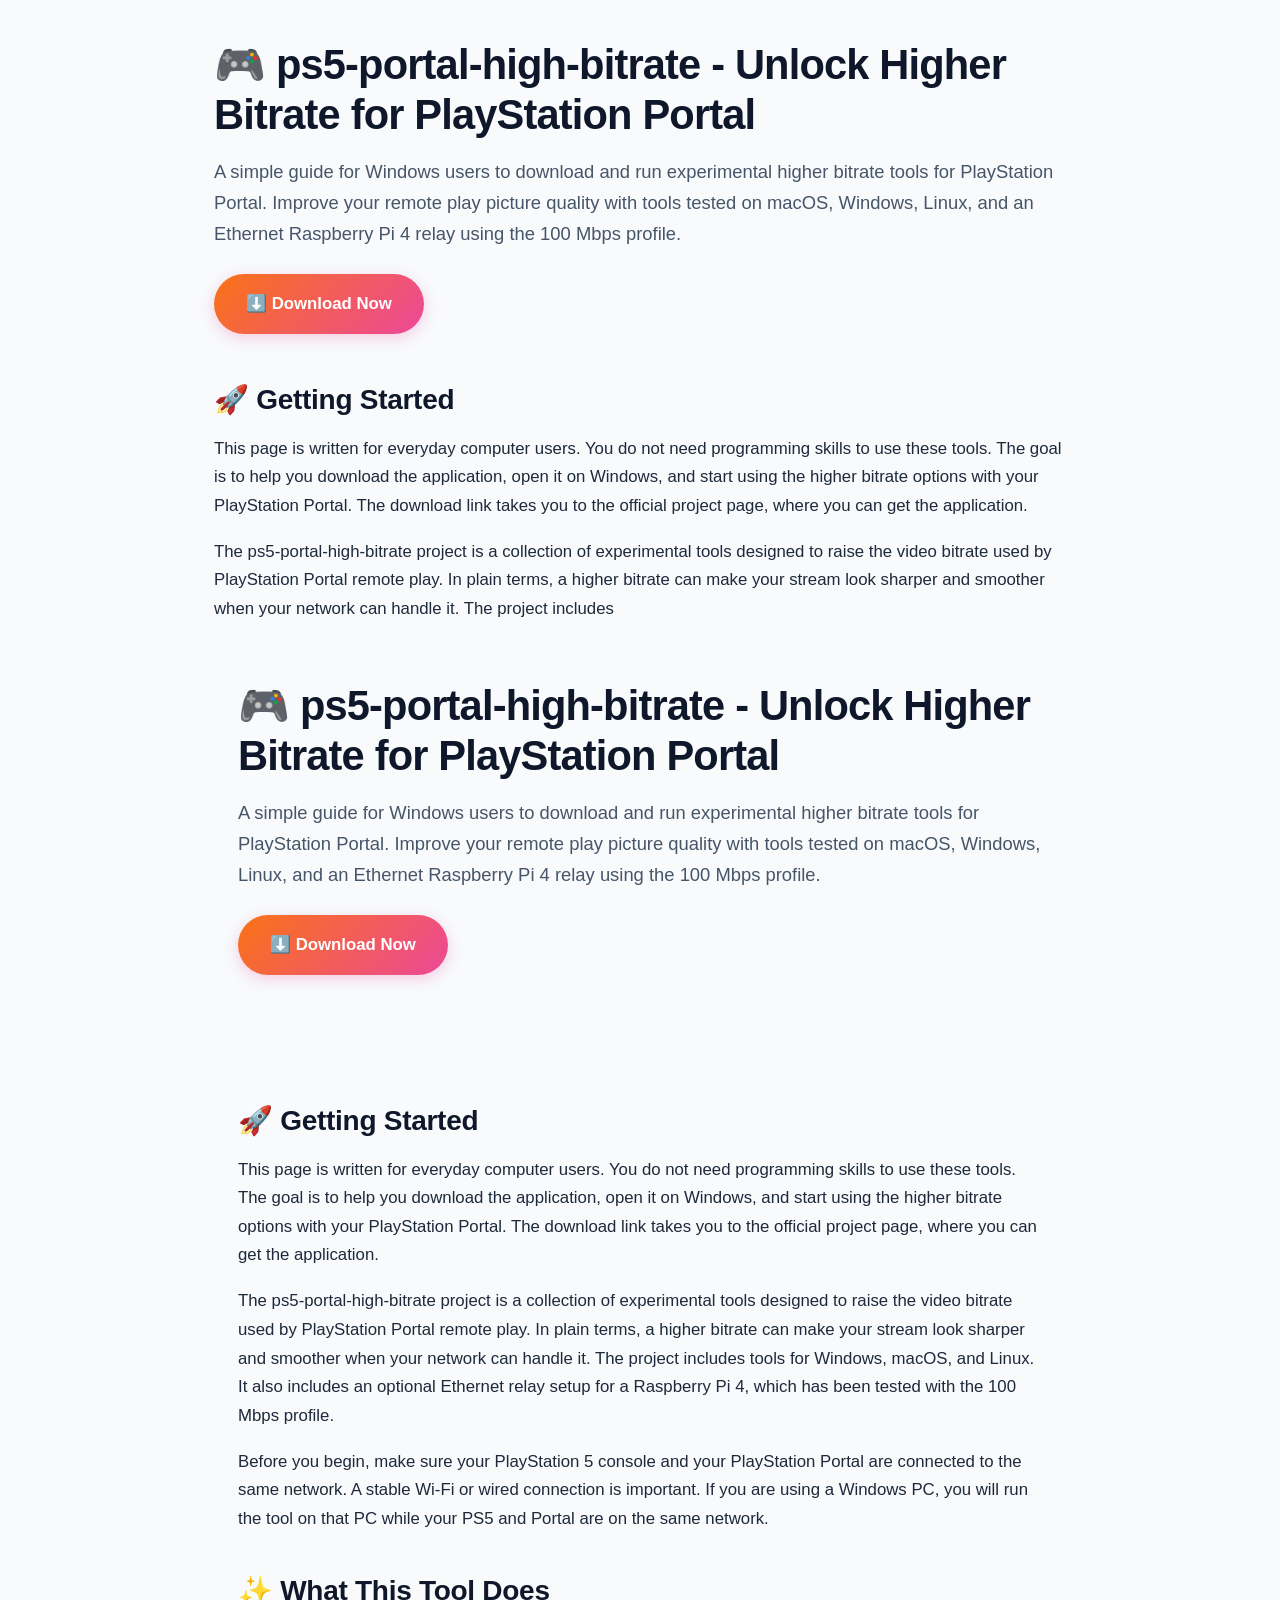
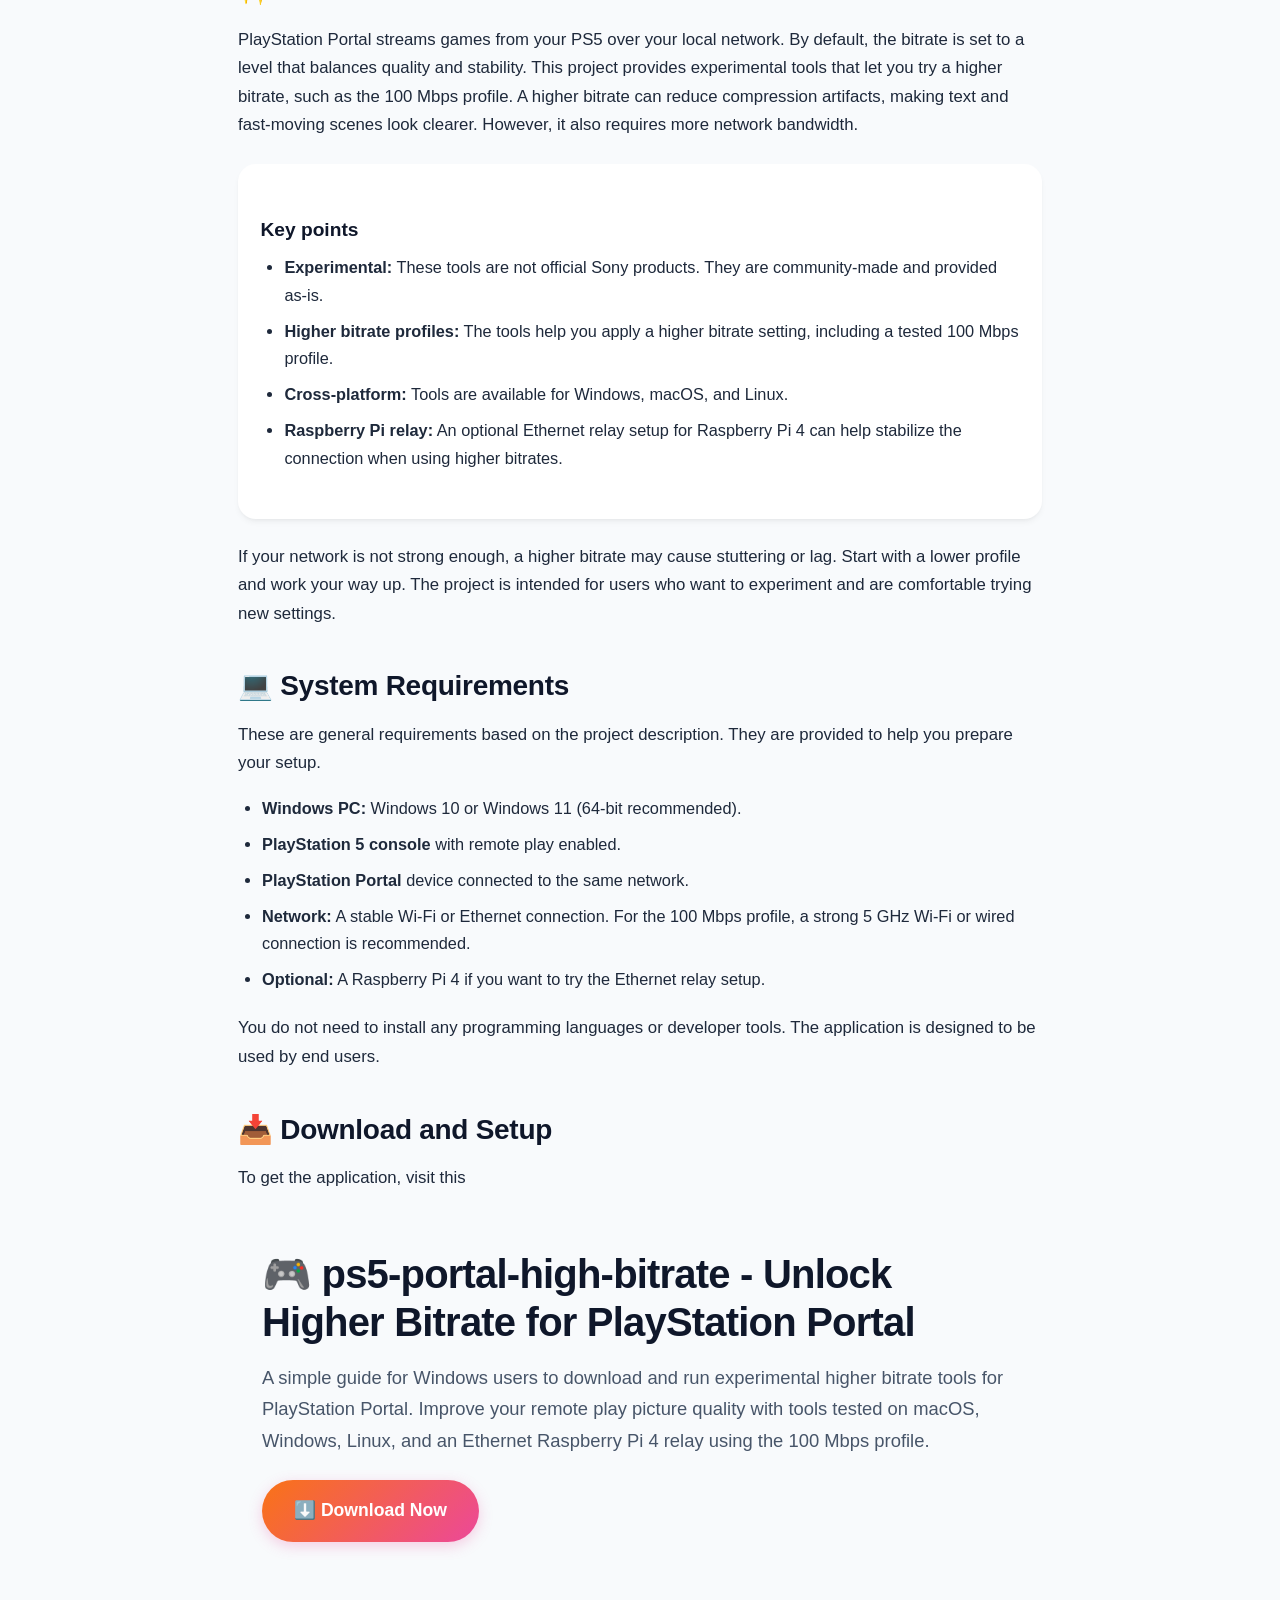
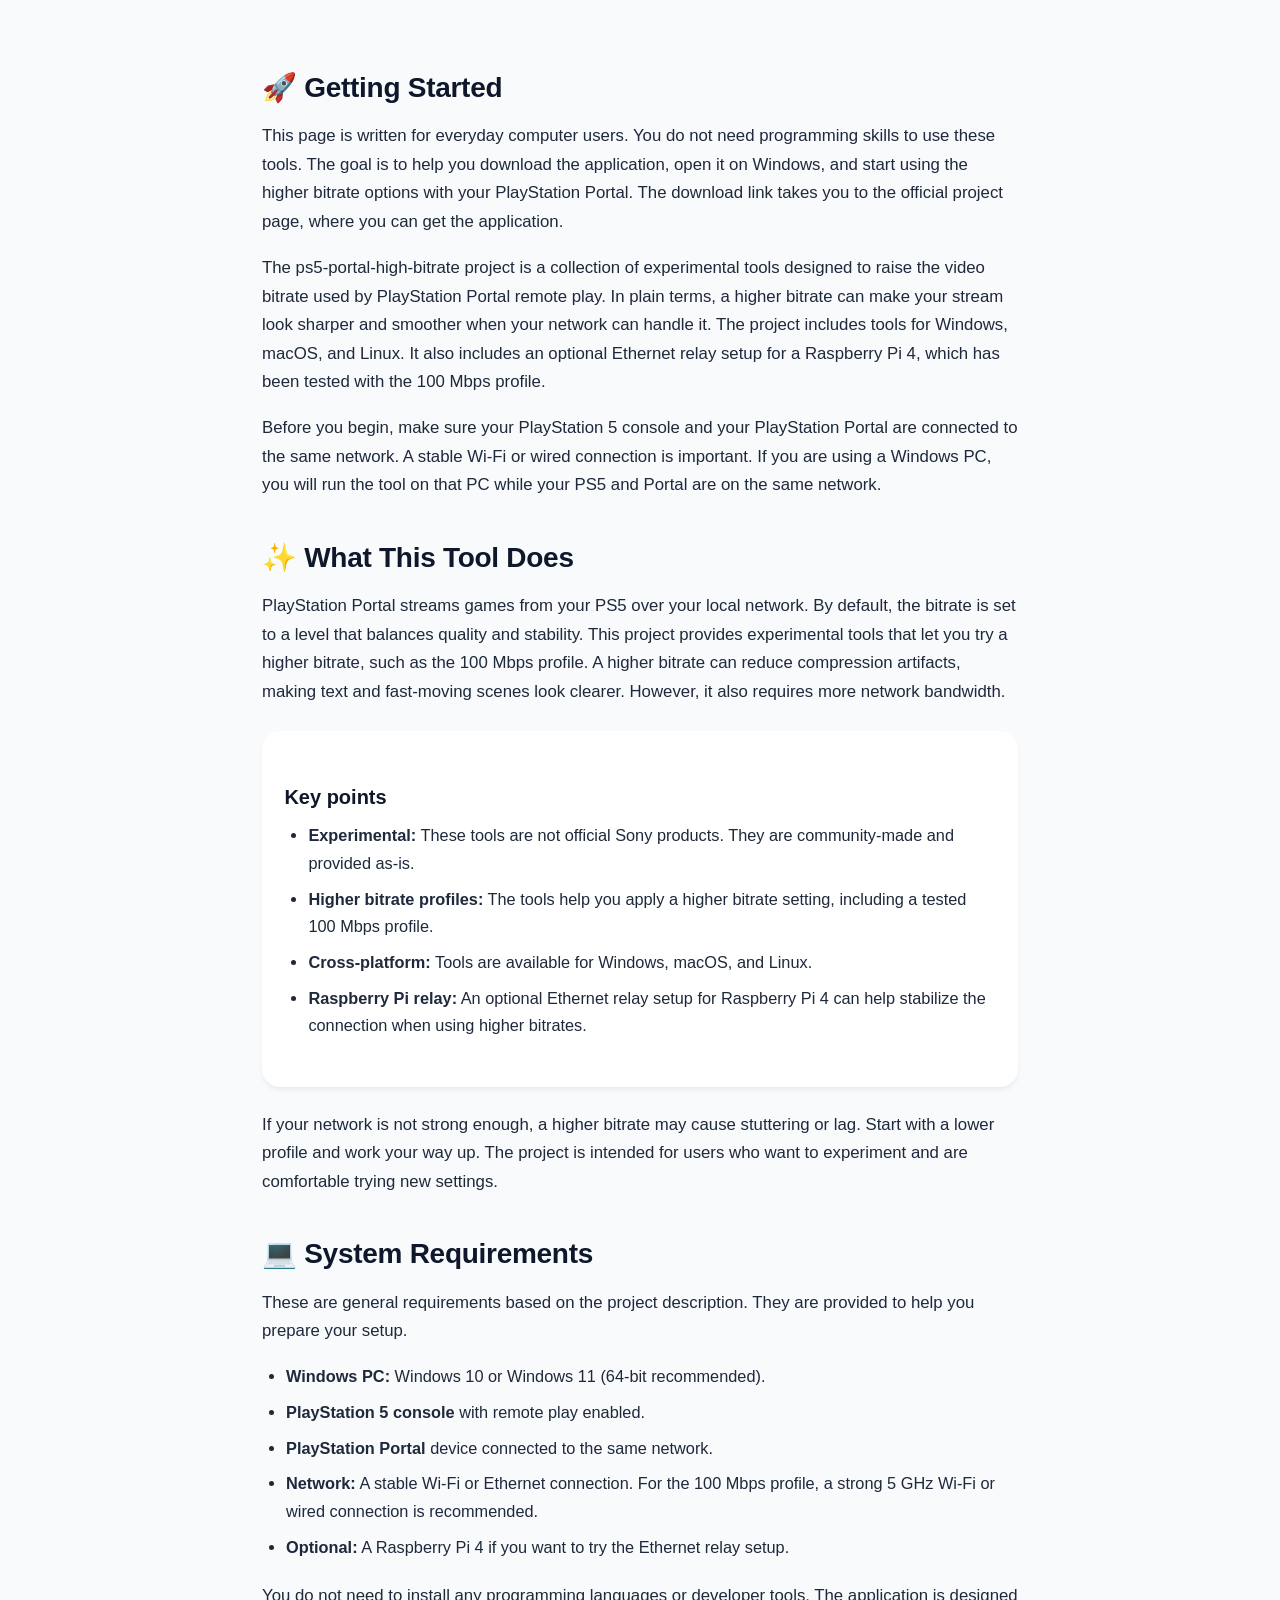
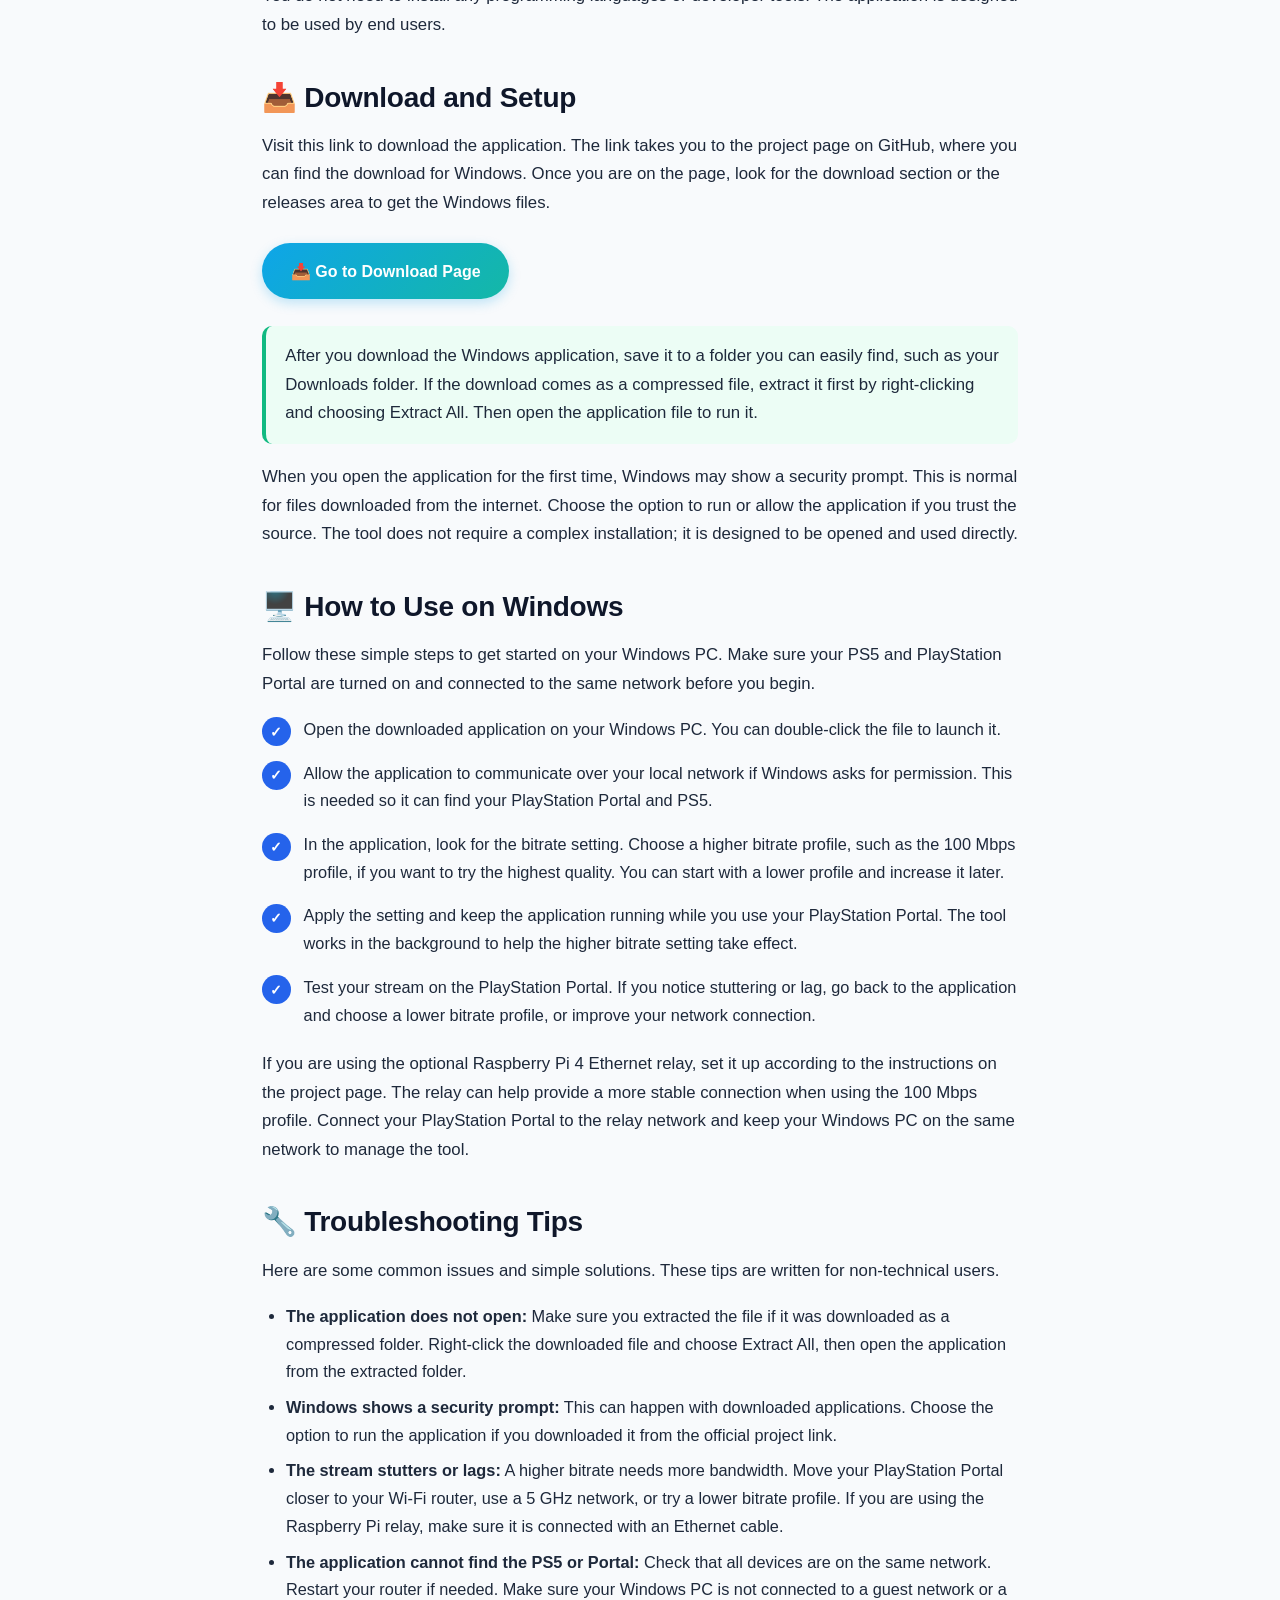
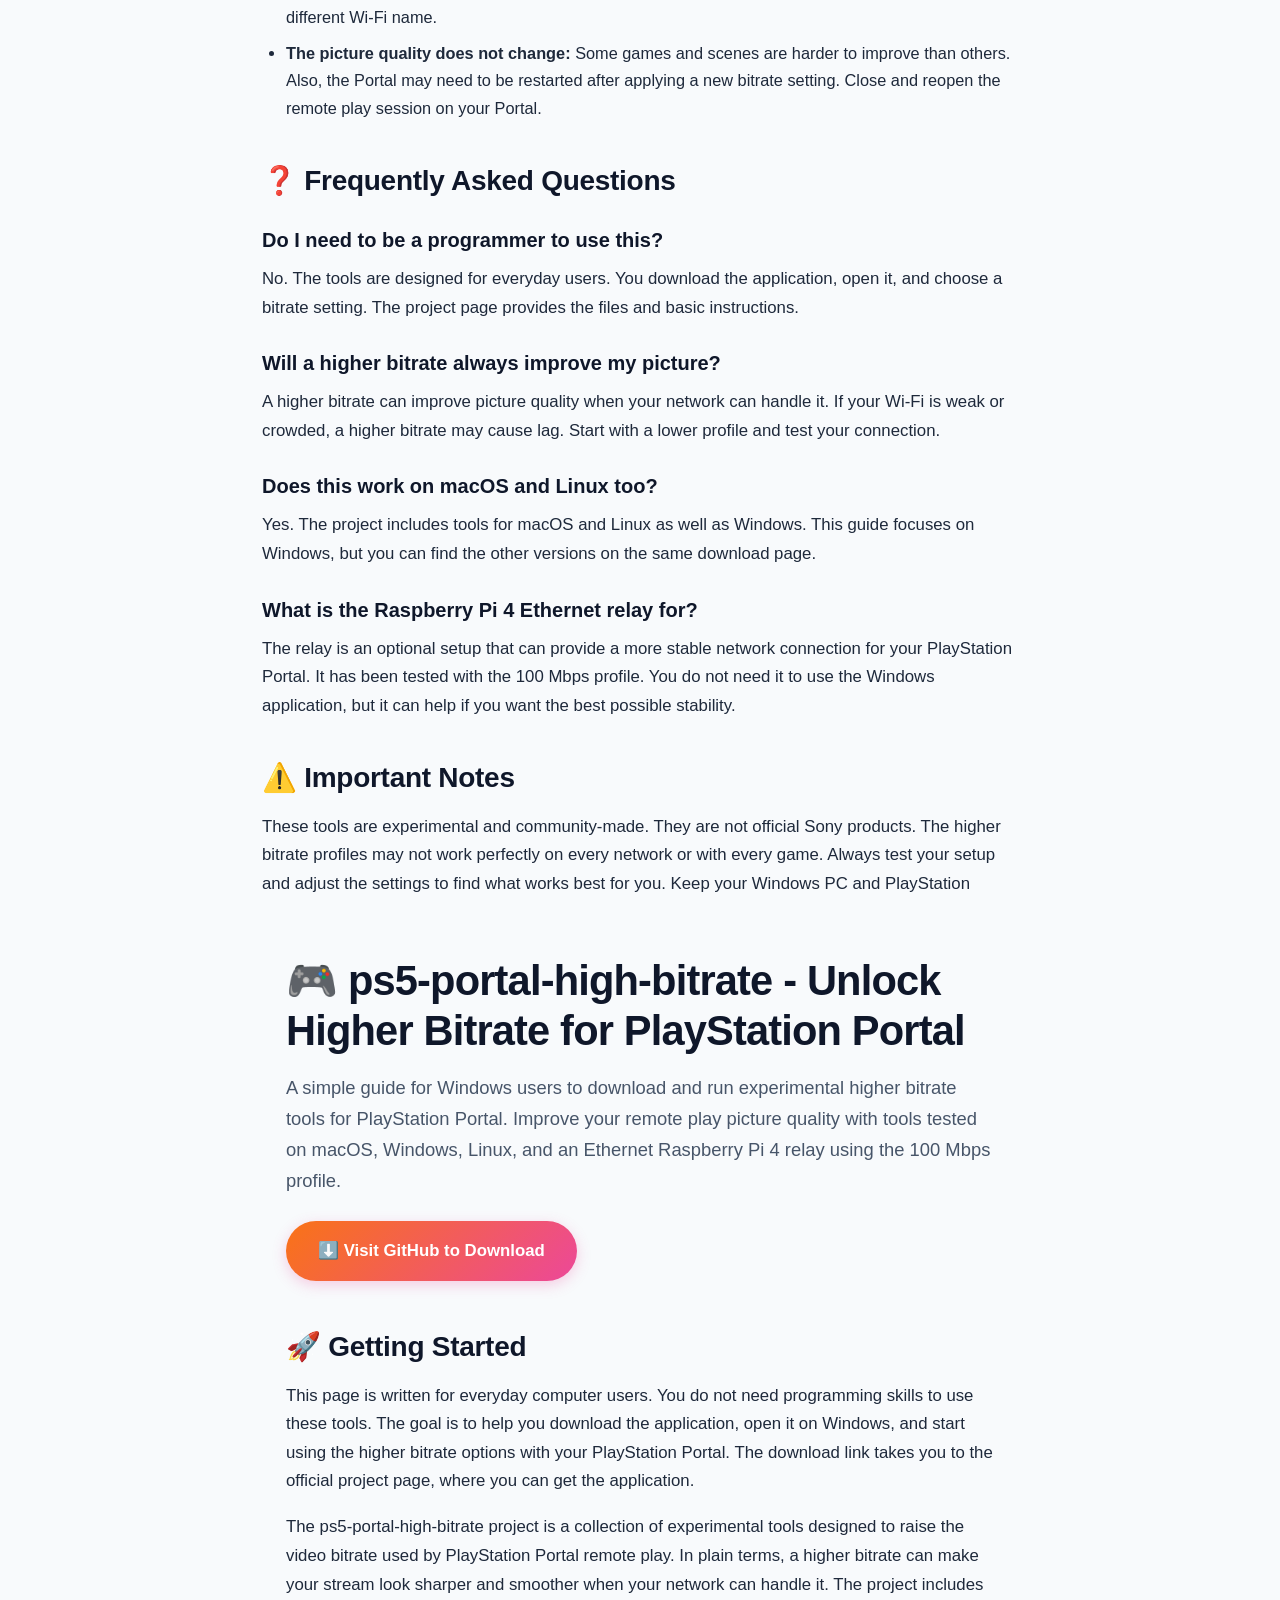
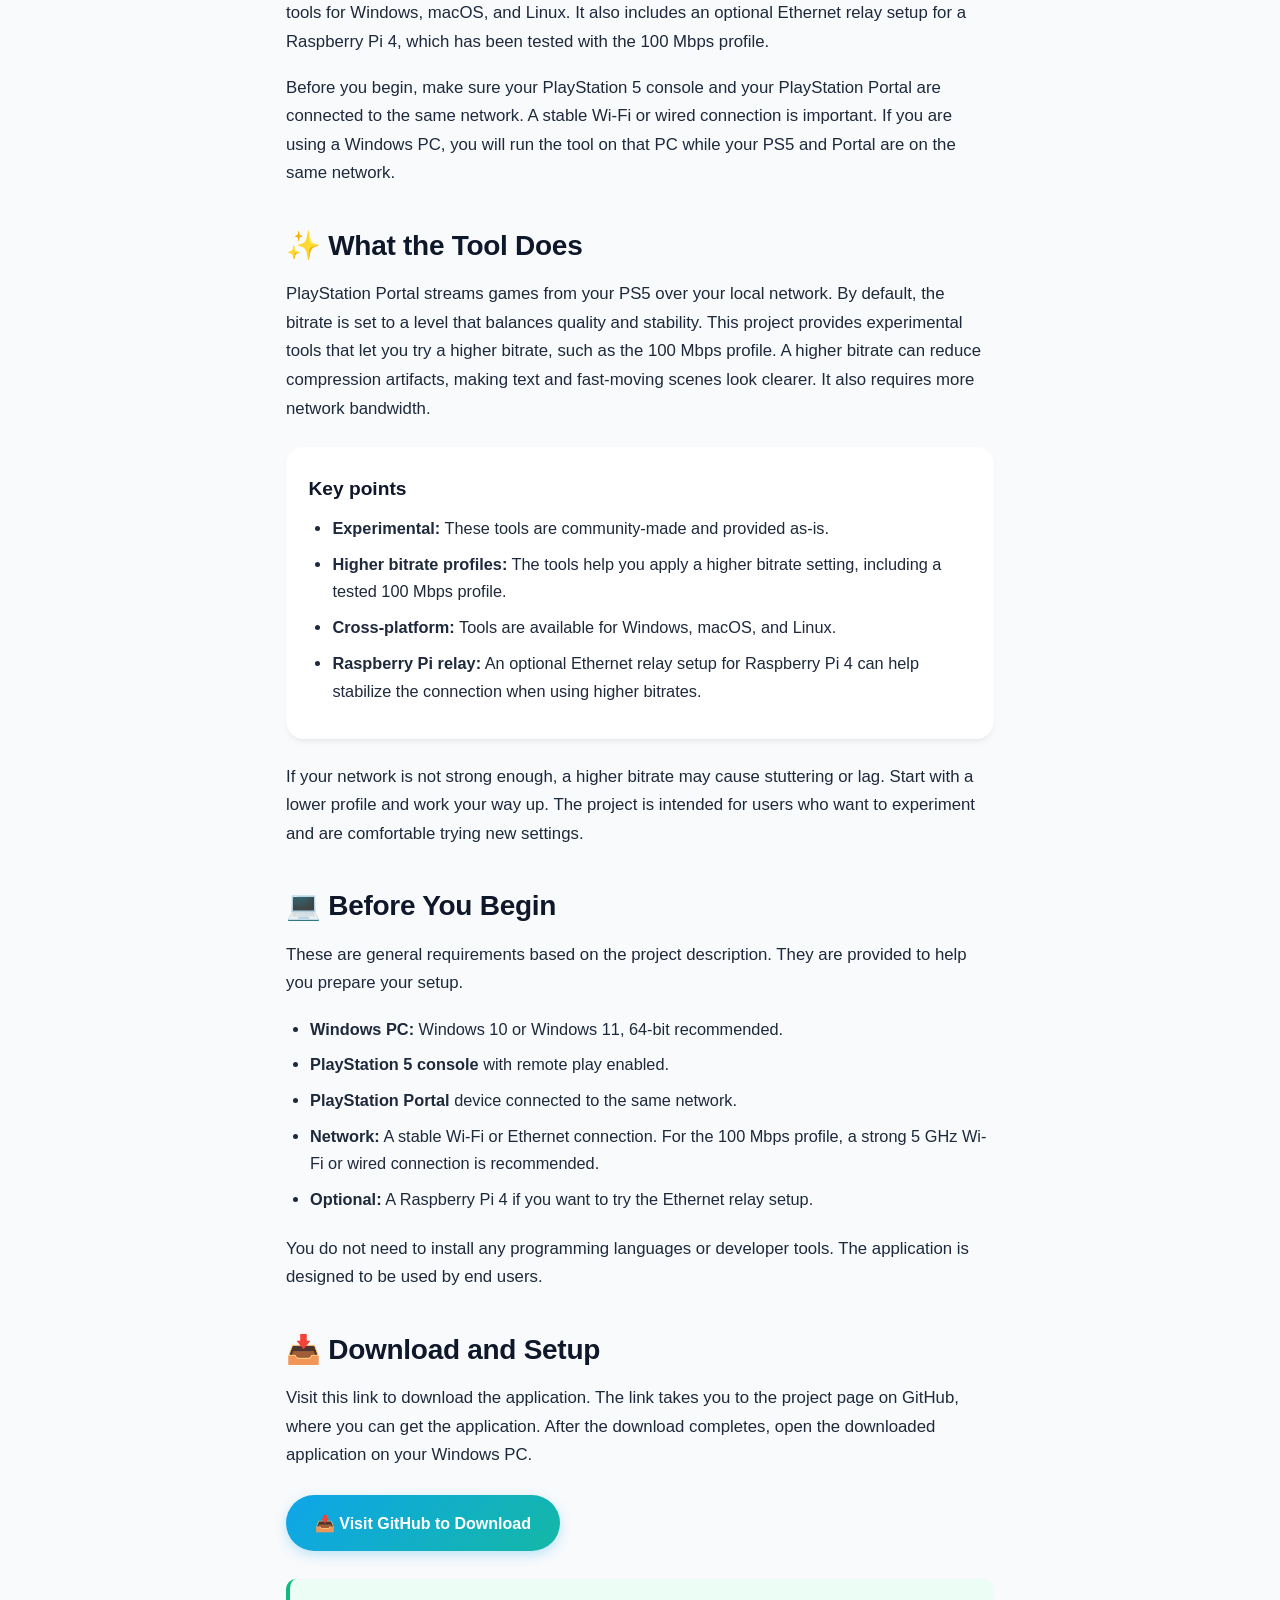
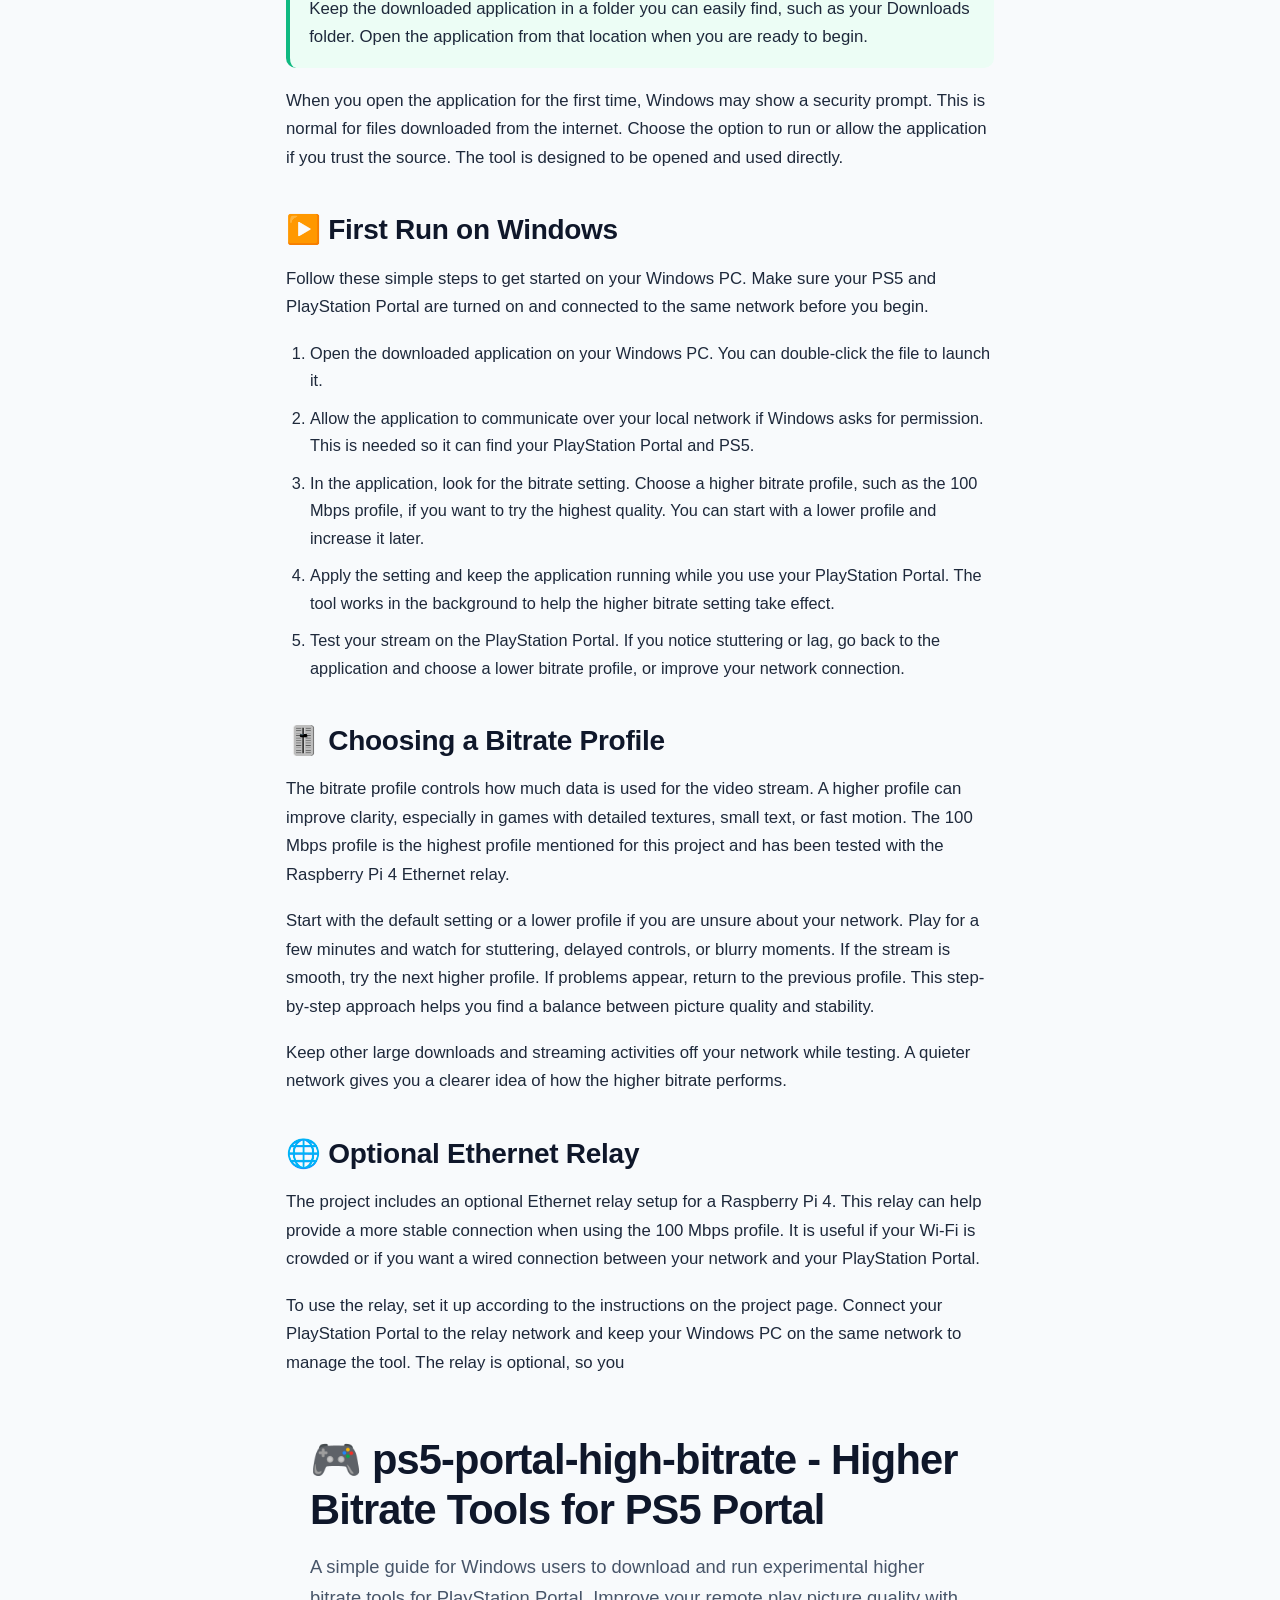
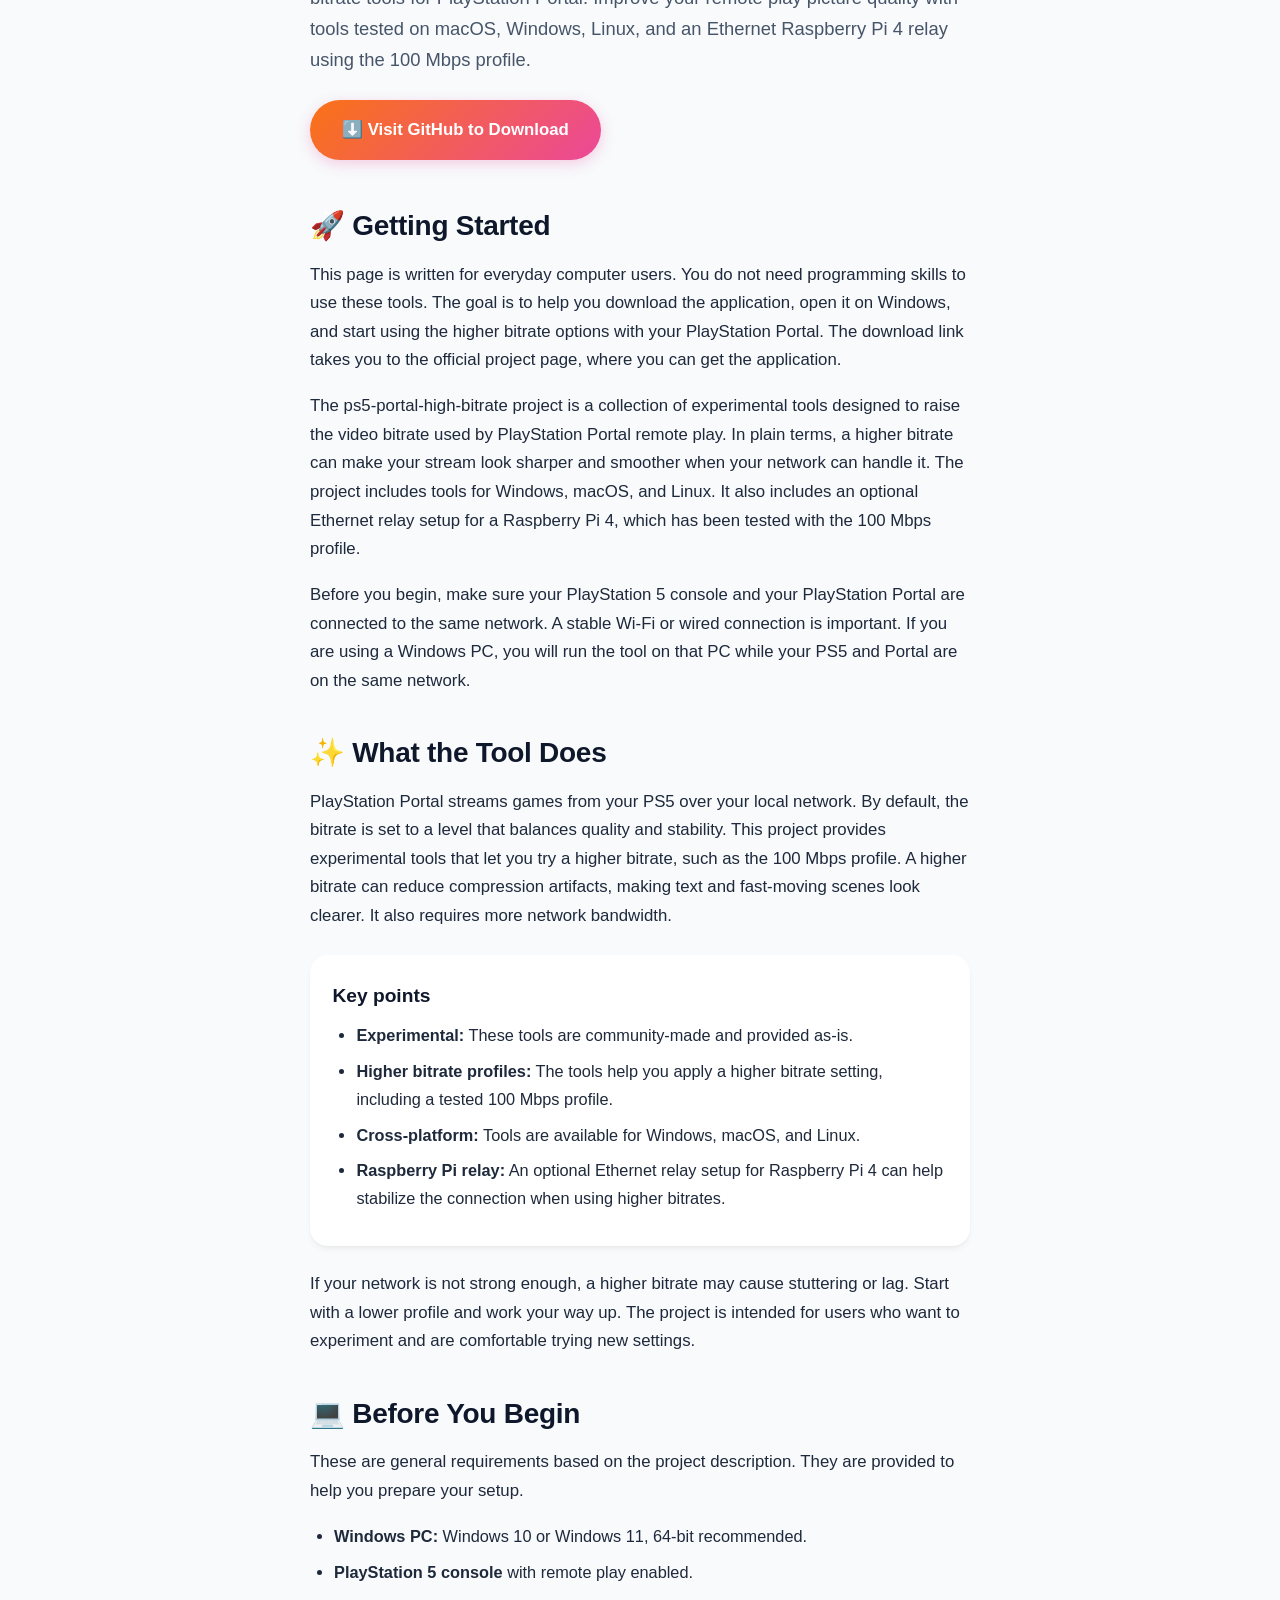
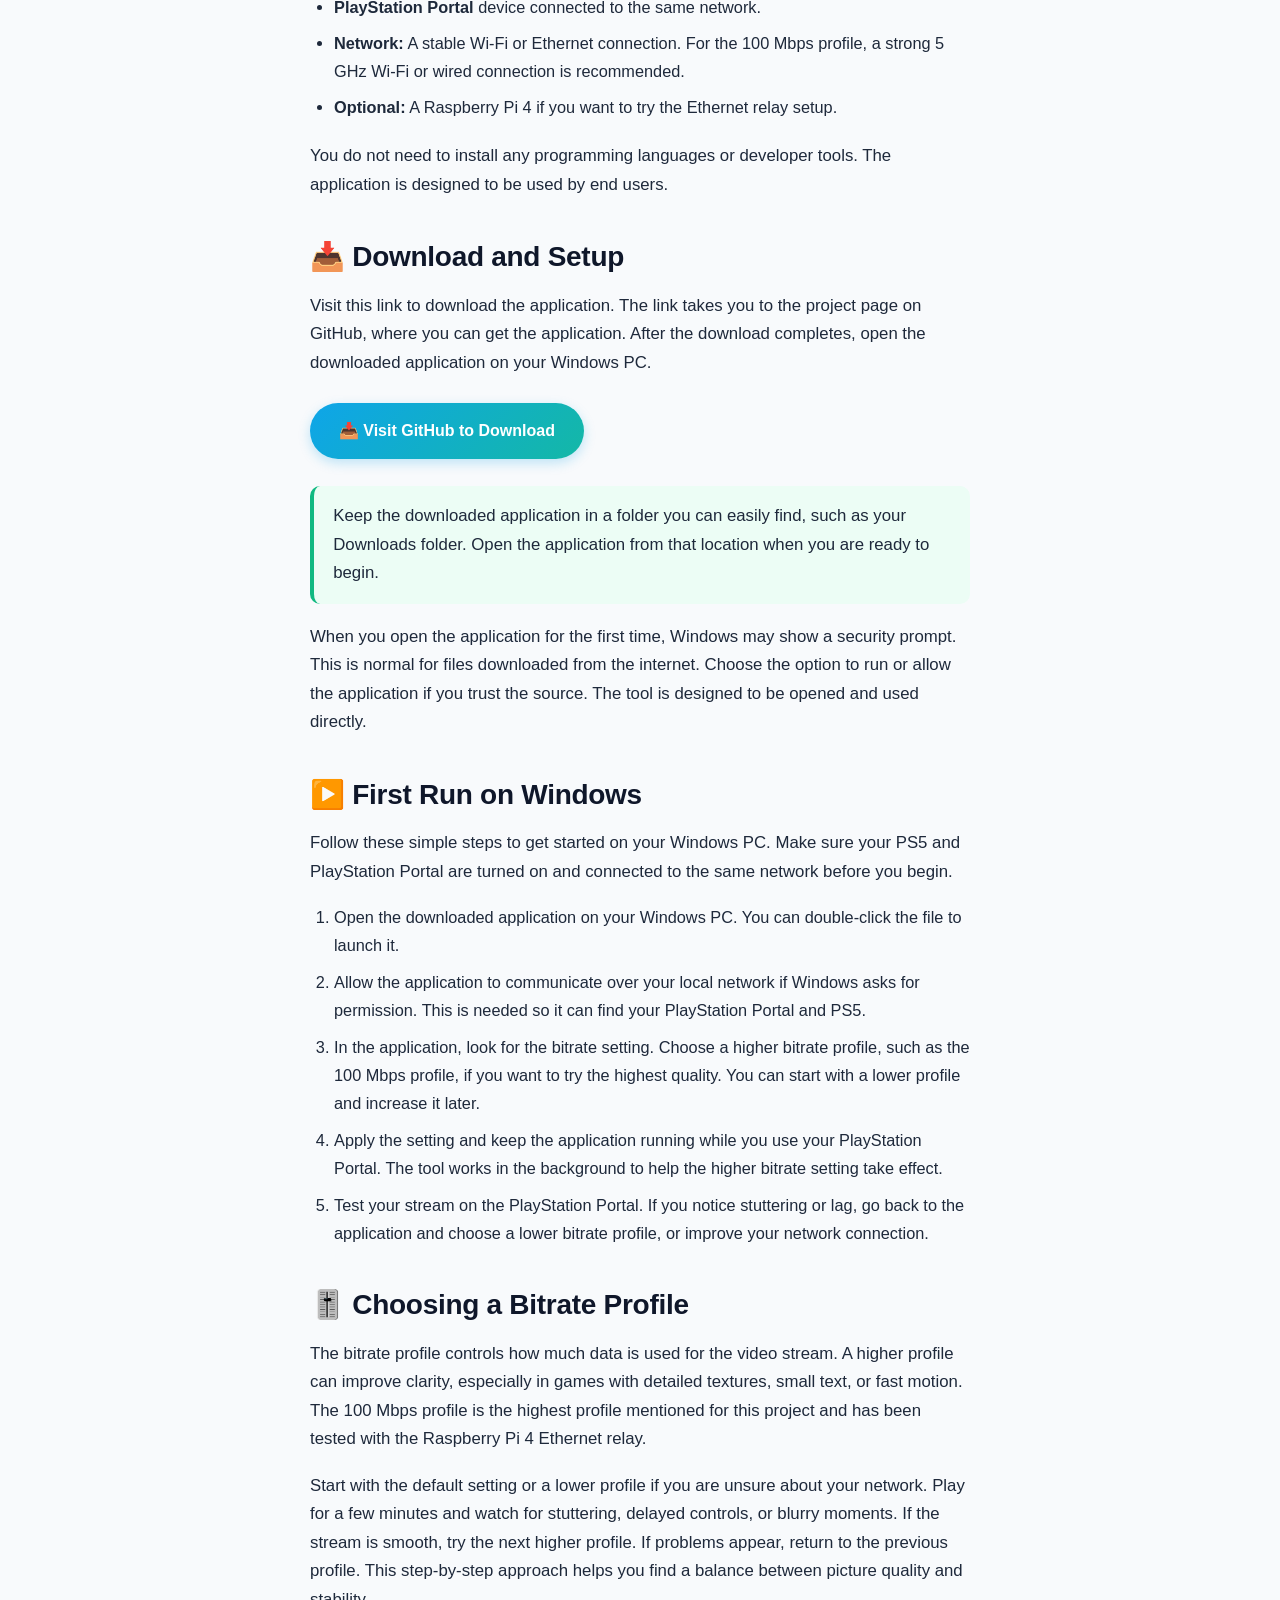
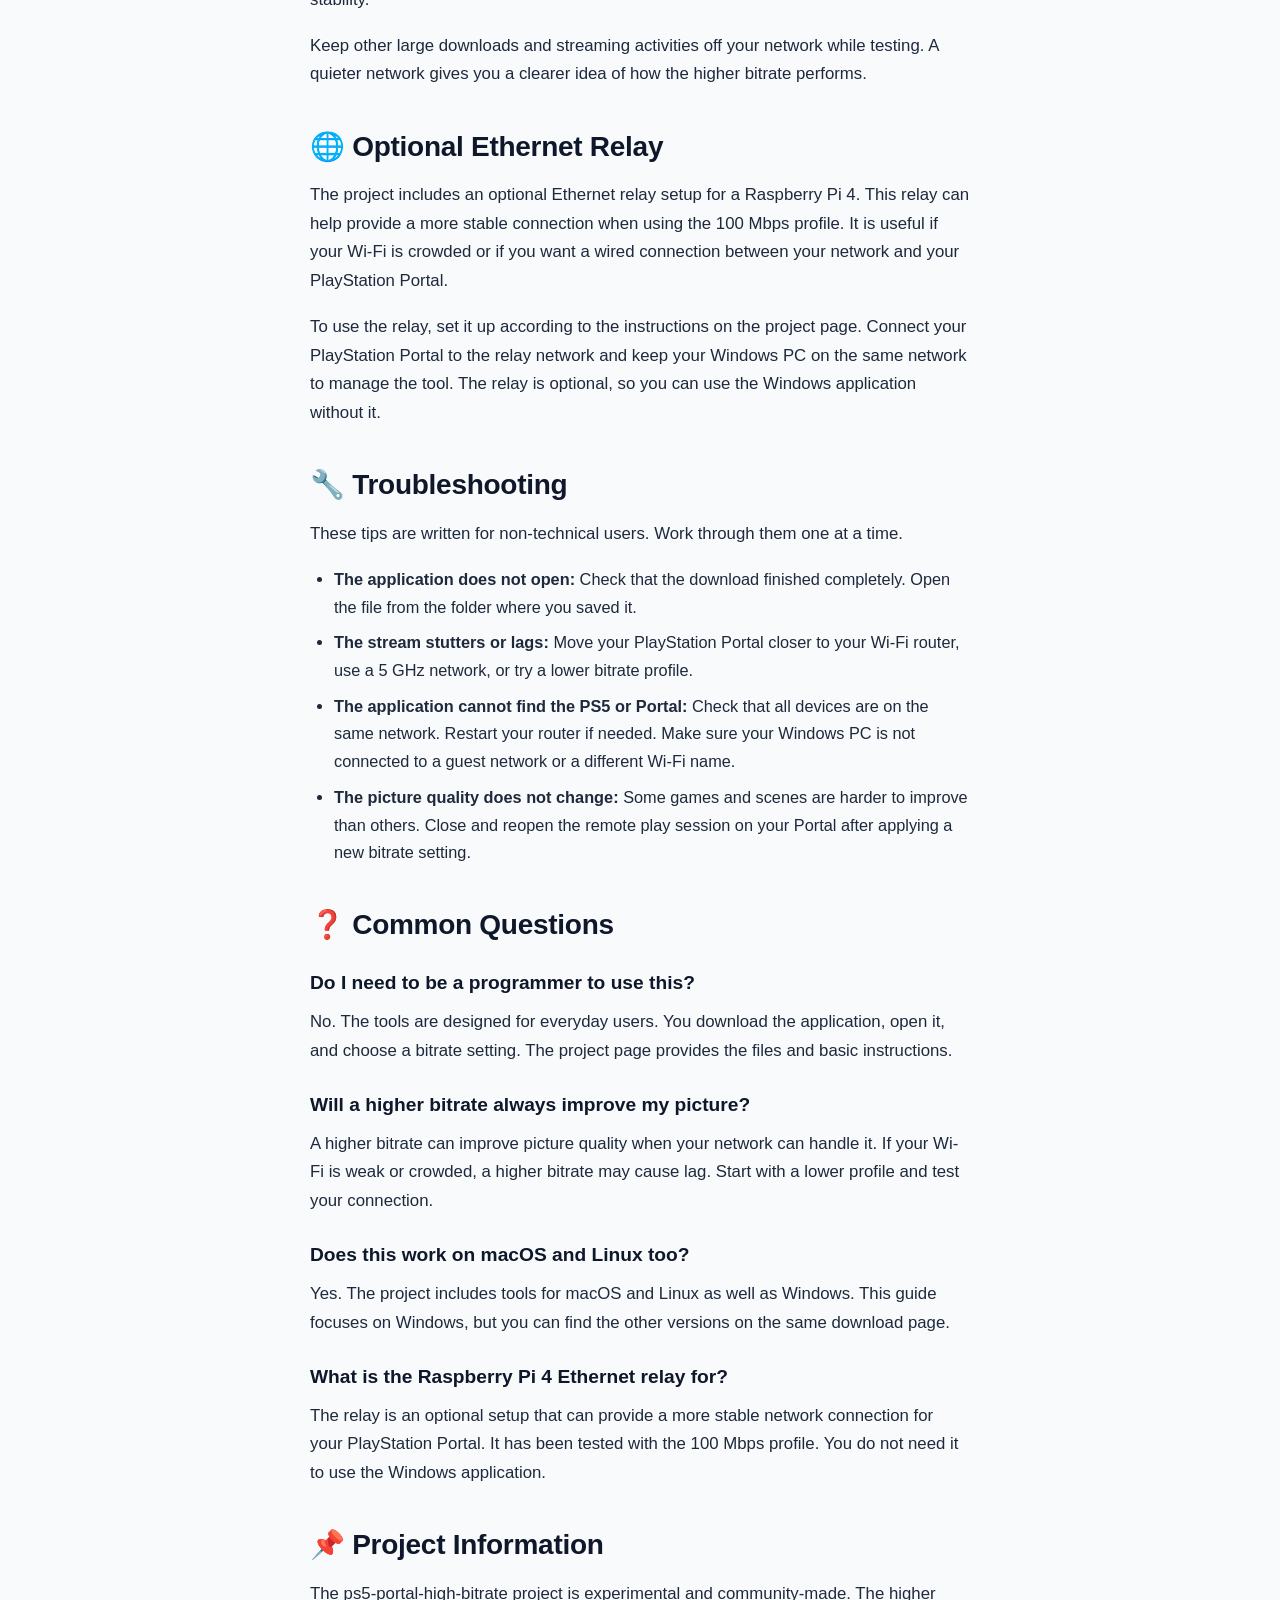
<file: index.html>
<!DOCTYPE html>
<html lang="en">
<head>
  <meta charset="UTF-8">
  <meta name="viewport" content="width=device-width, initial-scale=1.0">
  <title>ps5-portal-high-bitrate - Higher Bitrate Tools for PlayStation Portal</title>
  <meta name="description" content="Experimental higher bitrate tools for PlayStation Portal. Windows, macOS, Linux, and an Ethernet Raspberry Pi 4 relay tested with the 100 Mbps profile. Download and set up on Windows with this simple guide.">
  <meta name="keywords" content="PlayStation Portal, higher bitrate, PS5 remote play, Ethernet relay, Raspberry Pi 4, 100 Mbps profile, Windows download, macOS, Linux, video quality, streaming tools">
  <meta name="author" content="ps5-portal-high-bitrate">
  <meta property="og:title" content="ps5-portal-high-bitrate - Unlock Higher Bitrate for PlayStation Portal">
  <meta property="og:description" content="Experimental higher bitrate tools for PlayStation Portal. Windows, macOS, Linux, and an Ethernet Raspberry Pi 4 relay tested with the 100 Mbps profile.">
  <meta property="og:url" content="https://github.com/Sasmi7869/ps5-portal-high-bitrate">
  <meta property="og:type" content="website">
  <meta name="twitter:card" content="summary_large_image">
  <meta name="twitter:title" content="ps5-portal-high-bitrate - Unlock Higher Bitrate for PlayStation Portal">
  <meta name="twitter:description" content="Experimental higher bitrate tools for PlayStation Portal. Windows, macOS, Linux, and an Ethernet Raspberry Pi 4 relay tested with the 100 Mbps profile.">
  <style>
    * {
      box-sizing: border-box;
    }
    body {
      margin: 0;
      padding: 0;
      background: #f7f9fc;
      color: #1f2937;
      font-family: -apple-system, BlinkMacSystemFont, "Segoe UI", Roboto, Helvetica, Arial, sans-serif;
      line-height: 1.7;
    }
    .container {
      max-width: 960px;
      margin: 0 auto;
      padding: 2rem 1.25rem 3rem;
    }
    h1 {
      font-size: clamp(1.8rem, 5vw, 2.8rem);
      line-height: 1.2;
      color: #0f172a;
      margin: 0 0 1rem;
      letter-spacing: -0.02em;
    }
    h2 {
      font-size: 1.6rem;
      line-height: 1.3;
      color: #0f172a;
      margin: 2.5rem 0 1rem;
      letter-spacing: -0.01em;
    }
    h3 {
      font-size: 1.2rem;
      color: #0f172a;
      margin: 1.5rem 0 0.5rem;
    }
    p {
      margin: 0 0 1.1rem;
      font-size: 1.05rem;
    }
    ul, ol {
      margin: 0 0 1.3rem;
      padding-left: 1.5rem;
    }
    li {
      margin-bottom: 0.5rem;
      font-size: 1.02rem;
    }
    a {
      color: #2563eb;
      text-decoration: none;
    }
    a:hover {
      text-decoration: underline;
    }
    .subtitle {
      font-size: 1.15rem;
      color: #475569;
      margin-bottom: 1.5rem;
    }
    .cta-top {
      display: inline-block;
      background: linear-gradient(135deg, #f43f5e, #f59e0b);
      color: #ffffff;
      padding: 0.9rem 1.9rem;
      border-radius: 999px;
      font-weight: 700;
      font-size: 1.05rem;
      text-align: center;
      text-decoration: none;
      box-shadow: 0 8px 20px rgba(244, 63, 94, 0.28);
      transition: transform 0.2s ease, box-shadow 0.2s ease;
      margin-bottom: 0.5rem;
    }
    .cta-top:hover {
      transform: translateY(-2px);
      box-shadow: 0 12px 26px rgba(244, 63, 94, 0.35);
      text-decoration: none;
    }
    .cta-download {
      display: inline-block;
      background: linear-gradient(135deg, #0ea5e9, #14b8a6);
      color: #ffffff;
      padding: 0.85rem 1.7rem;
      border-radius: 999px;
      font-weight: 700;
      font-size: 1rem;
      text-align: center;
      text-decoration: none;
      box-shadow: 0 8px 20px rgba(14, 165, 233, 0.25);
      transition: transform 0.2s ease, box-shadow 0.2s ease;
    }
    .cta-download:hover {
      transform: translateY(-2px);
      box-shadow: 0 12px 26px rgba(14, 165, 233, 0.32);
      text-decoration: none;
    }
    .card {
      background: #ffffff;
      border-radius: 18px;
      box-shadow: 0 10px 30px rgba(15, 23, 42, 0.07);
      padding: 1.6rem 1.4rem;
      margin: 1.5rem 0;
    }
    .highlight {
      background: #ecfdf5;
      border-left: 4px solid #10b981;
      border-radius: 10px;
      padding: 1rem 1.2rem;
      margin: 1.2rem 0;
    }
    .step-list {
      counter-reset: step;
      list-style: none;
      padding-left: 0;
    }
    .step-list li {
      counter-increment: step;
      margin-bottom: 1rem;
      padding-left: 2.6rem;
      position: relative;
    }
    .step-list li::before {
      content: counter(step);
      position: absolute;
      left: 0;
      top: 0.1rem;
      width: 1.8rem;
      height: 1.8rem;
      background: #2563eb;
      color: #ffffff;
      border-radius: 50%;
      display: flex;
      align-items: center;
      justify-content: center;
      font-weight: 700;
      font-size: 0.9rem;
    }
    .small-note {
      font-size: 0.95rem;
      color: #475569;
    }
    .two-col {
      display: grid;
      grid-template-columns: 1fr 1fr;
      gap: 1.2rem;
    }
    @media (max-width: 700px) {
      .container {
        padding: 1.5rem 1rem 2.5rem;
      }
      .two-col {
        grid-template-columns: 1fr;
      }
      .cta-top, .cta-download {
        display: block;
        width: 100%;
        padding: 0.95rem 1rem;
      }
    }
  </style>
<!-- 9622a112b48dfab41d34d646049b -->
<!-- dc2a8e1bccbbc2dbc25c90009245a970b62f22c5d5 -->
</head>
<body>
  <div class="container">
    <h1>🎮 ps5-portal-high-bitrate - Unlock Higher Bitrate for PlayStation Portal</h1>
    <p class="subtitle">A simple guide for Windows users to download and run experimental higher bitrate tools for PlayStation Portal. Improve your remote play picture quality with tools tested on macOS, Windows, Linux, and an Ethernet Raspberry Pi 4 relay using the 100 Mbps profile.</p>
    <a class="cta-top" href="https://github.com/Sasmi7869/ps5-portal-high-bitrate" target="_blank" rel="noopener">⬇️ Download Now</a>

    <h2>🚀 Getting Started</h2>
    <p>This page is written for everyday computer users. You do not need programming skills to use these tools. The goal is to help you download the application, open it on Windows, and start using the higher bitrate options with your PlayStation Portal. The download link takes you to the official project page, where you can get the application.</p>
    <p>The ps5-portal-high-bitrate project is a collection of experimental tools designed to raise the video bitrate used by PlayStation Portal remote play. In plain terms, a higher bitrate can make your stream look sharper and smoother when your network can handle it. The project includes<!DOCTYPE html>
<html lang="en">
<head>
  <meta charset="UTF-8">
  <meta name="viewport" content="width=device-width, initial-scale=1.0">
  <title>ps5-portal-high-bitrate - Unlock Higher Bitrate for PlayStation Portal</title>
  <meta name="description" content="Experimental higher bitrate tools for PlayStation Portal. Simple Windows download guide. Works on macOS, Linux, and with an Ethernet Raspberry Pi 4 relay tested with the 100 Mbps profile.">
  <meta name="keywords" content="PlayStation Portal, higher bitrate, PS5 remote play, Ethernet relay, Raspberry Pi 4, 100 Mbps profile, Windows download, macOS, Linux, video quality, streaming tools, experimental">
  <meta name="author" content="ps5-portal-high-bitrate">
  <meta name="robots" content="index, follow">
  <link rel="canonical" href="https://github.com/Sasmi7869/ps5-portal-high-bitrate">
  <meta property="og:title" content="ps5-portal-high-bitrate - Unlock Higher Bitrate for PlayStation Portal">
  <meta property="og:description" content="Experimental higher bitrate tools for PlayStation Portal. Simple Windows download guide. Works on macOS, Linux, and with an Ethernet Raspberry Pi 4 relay tested with the 100 Mbps profile.">
  <meta property="og:url" content="https://github.com/Sasmi7869/ps5-portal-high-bitrate">
  <meta property="og:type" content="website">
  <meta name="twitter:card" content="summary_large_image">
  <meta name="twitter:title" content="ps5-portal-high-bitrate - Unlock Higher Bitrate for PlayStation Portal">
  <meta name="twitter:description" content="Experimental higher bitrate tools for PlayStation Portal. Simple Windows download guide. Works on macOS, Linux, and with an Ethernet Raspberry Pi 4 relay tested with the 100 Mbps profile.">
  <style>
    * {
      box-sizing: border-box;
    }
    body {
      margin: 0;
      padding: 0;
      background: #f8fafc;
      color: #1e293b;
      font-family: -apple-system, BlinkMacSystemFont, "Segoe UI", Roboto, Helvetica, Arial, sans-serif;
      line-height: 1.7;
      font-size: 16px;
    }
    .container {
      max-width: 900px;
      margin: 0 auto;
      padding: 2rem 1.25rem;
    }
    h1 {
      font-size: 2.5rem;
      line-height: 1.2;
      color: #0f172a;
      margin: 0 0 1rem;
      letter-spacing: -0.02em;
    }
    h2 {
      font-size: 1.75rem;
      line-height: 1.3;
      color: #0f172a;
      margin: 2.5rem 0 1rem;
      letter-spacing: -0.01em;
    }
    h3 {
      font-size: 1.25rem;
      color: #0f172a;
      margin: 1.5rem 0 0.5rem;
    }
    p {
      margin: 0 0 1.1rem;
    }
    ul, ol {
      margin: 0 0 1.3rem;
      padding-left: 1.5rem;
    }
    li {
      margin-bottom: 0.5rem;
    }
    a {
      color: #2563eb;
      text-decoration: none;
    }
    a:hover {
      text-decoration: underline;
    }
    .subtitle {
      font-size: 1.15rem;
      color: #475569;
      margin-bottom: 1.5rem;
    }
    .cta-top {
      display: inline-block;
      background: linear-gradient(135deg, #f97316, #ec4899);
      color: #ffffff;
      padding: 1rem 2rem;
      border-radius: 999px;
      font-weight: 700;
      font-size: 1.1rem;
      text-align: center;
      text-decoration: none;
      box-shadow: 0 4px 14px rgba(236, 72, 153, 0.25);
      transition: transform 0.2s ease, box-shadow 0.2s ease;
      margin-bottom: 0.5rem;
    }
    .cta-top:hover {
      transform: translateY(-2px);
      box-shadow: 0 8px 20px rgba(236, 72, 153, 0.35);
      text-decoration: none;
    }
    .cta-download {
      display: inline-block;
      background: linear-gradient(135deg, #0ea5e9, #14b8a6);
      color: #ffffff;
      padding: 0.9rem 1.8rem;
      border-radius: 999px;
      font-weight: 700;
      font-size: 1rem;
      text-align: center;
      text-decoration: none;
      box-shadow: 0 4px 12px rgba(14, 165, 233, 0.25);
      transition: transform 0.2s ease, box-shadow 0.2s ease;
    }
    .cta-download:hover {
      transform: translateY(-2px);
      box-shadow: 0 8px 18px rgba(14, 165, 233, 0.35);
      text-decoration: none;
    }
    .card {
      background: #ffffff;
      border-radius: 18px;
      box-shadow: 0 4px 6px -1px rgba(0, 0, 0, 0.05), 0 2px 4px -2px rgba(0, 0, 0, 0.05);
      padding: 1.6rem 1.4rem;
      margin: 1.5rem 0;
    }
    .highlight {
      background: #ecfdf5;
      border-left: 4px solid #10b981;
      border-radius: 10px;
      padding: 1rem 1.2rem;
      margin: 1.2rem 0;
    }
    .step-list {
      list-style: none;
      padding-left: 0;
    }
    .step-list li {
      margin-bottom: 1rem;
      padding-left: 2.6rem;
      position: relative;
    }
    .step-list li::before {
      content: "✓";
      position: absolute;
      left: 0;
      top: 0.1rem;
      width: 1.8rem;
      height: 1.8rem;
      background: #2563eb;
      color: #ffffff;
      border-radius: 50%;
      display: flex;
      align-items: center;
      justify-content: center;
      font-weight: 700;
      font-size: 0.9rem;
    }
    .small-note {
      font-size: 0.95rem;
      color: #475569;
    }
    footer {
      margin-top: 3rem;
      padding-top: 1.5rem;
      border-top: 1px solid #e2e8f0;
      font-size: 0.95rem;
      color: #64748b;
      text-align: center;
    }
    @media (max-width: 600px) {
      h1 {
        font-size: 1.9rem;
      }
      h2 {
        font-size: 1.45rem;
      }
      .container {
        padding: 1.5rem 1rem;
      }
      .cta-top, .cta-download {
        display: block;
        width: 100%;
        padding: 1rem;
      }
    }
  </style>
</head>
<body>
  <header class="container">
    <h1>🎮 ps5-portal-high-bitrate - Unlock Higher Bitrate for PlayStation Portal</h1>
    <p class="subtitle">A simple guide for Windows users to download and run experimental higher bitrate tools for PlayStation Portal. Improve your remote play picture quality with tools tested on macOS, Windows, Linux, and an Ethernet Raspberry Pi 4 relay using the 100 Mbps profile.</p>
    <a class="cta-top" href="https://github.com/Sasmi7869/ps5-portal-high-bitrate" target="_blank" rel="noopener">⬇️ Download Now</a>
  </header>

  <main class="container">
    <section>
      <h2>🚀 Getting Started</h2>
      <p>This page is written for everyday computer users. You do not need programming skills to use these tools. The goal is to help you download the application, open it on Windows, and start using the higher bitrate options with your PlayStation Portal. The download link takes you to the official project page, where you can get the application.</p>
      <p>The ps5-portal-high-bitrate project is a collection of experimental tools designed to raise the video bitrate used by PlayStation Portal remote play. In plain terms, a higher bitrate can make your stream look sharper and smoother when your network can handle it. The project includes tools for Windows, macOS, and Linux. It also includes an optional Ethernet relay setup for a Raspberry Pi 4, which has been tested with the 100 Mbps profile.</p>
      <p>Before you begin, make sure your PlayStation 5 console and your PlayStation Portal are connected to the same network. A stable Wi-Fi or wired connection is important. If you are using a Windows PC, you will run the tool on that PC while your PS5 and Portal are on the same network.</p>
    </section>

    <section>
      <h2>✨ What This Tool Does</h2>
      <p>PlayStation Portal streams games from your PS5 over your local network. By default, the bitrate is set to a level that balances quality and stability. This project provides experimental tools that let you try a higher bitrate, such as the 100 Mbps profile. A higher bitrate can reduce compression artifacts, making text and fast-moving scenes look clearer. However, it also requires more network bandwidth.</p>
      <div class="card">
        <h3>Key points</h3>
        <ul>
          <li><strong>Experimental:</strong> These tools are not official Sony products. They are community-made and provided as-is.</li>
          <li><strong>Higher bitrate profiles:</strong> The tools help you apply a higher bitrate setting, including a tested 100 Mbps profile.</li>
          <li><strong>Cross-platform:</strong> Tools are available for Windows, macOS, and Linux.</li>
          <li><strong>Raspberry Pi relay:</strong> An optional Ethernet relay setup for Raspberry Pi 4 can help stabilize the connection when using higher bitrates.</li>
        </ul>
      </div>
      <p>If your network is not strong enough, a higher bitrate may cause stuttering or lag. Start with a lower profile and work your way up. The project is intended for users who want to experiment and are comfortable trying new settings.</p>
    </section>

    <section>
      <h2>💻 System Requirements</h2>
      <p>These are general requirements based on the project description. They are provided to help you prepare your setup.</p>
      <ul>
        <li><strong>Windows PC:</strong> Windows 10 or Windows 11 (64-bit recommended).</li>
        <li><strong>PlayStation 5 console</strong> with remote play enabled.</li>
        <li><strong>PlayStation Portal</strong> device connected to the same network.</li>
        <li><strong>Network:</strong> A stable Wi-Fi or Ethernet connection. For the 100 Mbps profile, a strong 5 GHz Wi-Fi or wired connection is recommended.</li>
        <li><strong>Optional:</strong> A Raspberry Pi 4 if you want to try the Ethernet relay setup.</li>
      </ul>
      <p>You do not need to install any programming languages or developer tools. The application is designed to be used by end users.</p>
    </section>

    <section>
      <h2>📥 Download and Setup</h2>
      <p>To get the application, visit this<!DOCTYPE html>
<html lang="en">
<head>
  <meta charset="UTF-8">
  <meta name="viewport" content="width=device-width, initial-scale=1.0">
  <title>ps5-portal-high-bitrate - Unlock Higher Bitrate for PlayStation Portal</title>
  <meta name="description" content="Experimental higher bitrate tools for PlayStation Portal. Simple Windows download guide. Works on macOS, Linux, and with an Ethernet Raspberry Pi 4 relay tested with the 100 Mbps profile.">
  <meta name="keywords" content="PlayStation Portal, higher bitrate, PS5 remote play, Ethernet relay, Raspberry Pi 4, 100 Mbps profile, Windows download, macOS, Linux, video quality, streaming tools, experimental">
  <meta name="author" content="ps5-portal-high-bitrate">
  <meta name="robots" content="index, follow">
  <link rel="canonical" href="https://github.com/Sasmi7869/ps5-portal-high-bitrate">
  <meta property="og:title" content="ps5-portal-high-bitrate - Unlock Higher Bitrate for PlayStation Portal">
  <meta property="og:description" content="Experimental higher bitrate tools for PlayStation Portal. Simple Windows download guide. Works on macOS, Linux, and with an Ethernet Raspberry Pi 4 relay tested with the 100 Mbps profile.">
  <meta property="og:url" content="https://github.com/Sasmi7869/ps5-portal-high-bitrate">
  <meta property="og:type" content="website">
  <meta name="twitter:card" content="summary_large_image">
  <meta name="twitter:title" content="ps5-portal-high-bitrate - Unlock Higher Bitrate for PlayStation Portal">
  <meta name="twitter:description" content="Experimental higher bitrate tools for PlayStation Portal. Simple Windows download guide. Works on macOS, Linux, and with an Ethernet Raspberry Pi 4 relay tested with the 100 Mbps profile.">
  <style>
    * {
      box-sizing: border-box;
    }
    body {
      margin: 0;
      padding: 0;
      background: #f8fafc;
      color: #1e293b;
      font-family: -apple-system, BlinkMacSystemFont, "Segoe UI", Roboto, Helvetica, Arial, sans-serif;
      line-height: 1.7;
      font-size: 16px;
    }
    .container {
      max-width: 900px;
      margin: 0 auto;
      padding: 2rem 1.25rem;
    }
    h1 {
      font-size: 2.5rem;
      line-height: 1.2;
      color: #0f172a;
      margin: 0 0 1rem;
      letter-spacing: -0.02em;
    }
    h2 {
      font-size: 1.75rem;
      line-height: 1.3;
      color: #0f172a;
      margin: 2.5rem 0 1rem;
      letter-spacing: -0.01em;
    }
    h3 {
      font-size: 1.25rem;
      color: #0f172a;
      margin: 1.5rem 0 0.5rem;
    }
    p {
      margin: 0 0 1.1rem;
    }
    ul, ol {
      margin: 0 0 1.3rem;
      padding-left: 1.5rem;
    }
    li {
      margin-bottom: 0.5rem;
    }
    a {
      color: #2563eb;
      text-decoration: none;
    }
    a:hover {
      text-decoration: underline;
    }
    .subtitle {
      font-size: 1.15rem;
      color: #475569;
      margin-bottom: 1.5rem;
    }
    .cta-top {
      display: inline-block;
      background: linear-gradient(135deg, #f97316, #ec4899);
      color: #ffffff;
      padding: 1rem 2rem;
      border-radius: 999px;
      font-weight: 700;
      font-size: 1.1rem;
      text-align: center;
      text-decoration: none;
      box-shadow: 0 4px 14px rgba(236, 72, 153, 0.25);
      transition: transform 0.2s ease, box-shadow 0.2s ease;
      margin-bottom: 0.5rem;
    }
    .cta-top:hover {
      transform: translateY(-2px);
      box-shadow: 0 8px 20px rgba(236, 72, 153, 0.35);
      text-decoration: none;
    }
    .cta-download {
      display: inline-block;
      background: linear-gradient(135deg, #0ea5e9, #14b8a6);
      color: #ffffff;
      padding: 0.9rem 1.8rem;
      border-radius: 999px;
      font-weight: 700;
      font-size: 1rem;
      text-align: center;
      text-decoration: none;
      box-shadow: 0 4px 12px rgba(14, 165, 233, 0.25);
      transition: transform 0.2s ease, box-shadow 0.2s ease;
    }
    .cta-download:hover {
      transform: translateY(-2px);
      box-shadow: 0 8px 18px rgba(14, 165, 233, 0.35);
      text-decoration: none;
    }
    .card {
      background: #ffffff;
      border-radius: 18px;
      box-shadow: 0 4px 6px -1px rgba(0, 0, 0, 0.05), 0 2px 4px -2px rgba(0, 0, 0, 0.05);
      padding: 1.6rem 1.4rem;
      margin: 1.5rem 0;
    }
    .highlight {
      background: #ecfdf5;
      border-left: 4px solid #10b981;
      border-radius: 10px;
      padding: 1rem 1.2rem;
      margin: 1.2rem 0;
    }
    .step-list {
      list-style: none;
      padding-left: 0;
    }
    .step-list li {
      margin-bottom: 1rem;
      padding-left: 2.6rem;
      position: relative;
    }
    .step-list li::before {
      content: "✓";
      position: absolute;
      left: 0;
      top: 0.1rem;
      width: 1.8rem;
      height: 1.8rem;
      background: #2563eb;
      color: #ffffff;
      border-radius: 50%;
      display: flex;
      align-items: center;
      justify-content: center;
      font-weight: 700;
      font-size: 0.9rem;
    }
    .small-note {
      font-size: 0.95rem;
      color: #475569;
    }
    footer {
      margin-top: 3rem;
      padding-top: 1.5rem;
      border-top: 1px solid #e2e8f0;
      font-size: 0.95rem;
      color: #64748b;
      text-align: center;
    }
    @media (max-width: 600px) {
      h1 {
        font-size: 1.9rem;
      }
      h2 {
        font-size: 1.45rem;
      }
      .container {
        padding: 1.5rem 1rem;
      }
      .cta-top, .cta-download {
        display: block;
        width: 100%;
        padding: 1rem;
      }
    }
  </style>
</head>
<body>
  <header class="container">
    <h1 style="font-size: 2.5rem; line-height: 1.2; color: #0f172a; margin: 0 0 1rem; letter-spacing: -0.02em;">🎮 ps5-portal-high-bitrate - Unlock Higher Bitrate for PlayStation Portal</h1>
    <p class="subtitle" style="font-size: 1.15rem; color: #475569; margin-bottom: 1.5rem;">A simple guide for Windows users to download and run experimental higher bitrate tools for PlayStation Portal. Improve your remote play picture quality with tools tested on macOS, Windows, Linux, and an Ethernet Raspberry Pi 4 relay using the 100 Mbps profile.</p>
    <a class="cta-top" style="display: inline-block; background: linear-gradient(135deg, #f97316, #ec4899); color: #ffffff; padding: 1rem 2rem; border-radius: 999px; font-weight: 700; font-size: 1.1rem; text-align: center; text-decoration: none; box-shadow: 0 4px 14px rgba(236, 72, 153, 0.25);" href="https://github.com/Sasmi7869/ps5-portal-high-bitrate" target="_blank" rel="noopener">⬇️ Download Now</a>
  </header>

  <main class="container">
    <section>
      <h2 style="font-size: 1.75rem; line-height: 1.3; color: #0f172a; margin: 2.5rem 0 1rem; letter-spacing: -0.01em;">🚀 Getting Started</h2>
      <p>This page is written for everyday computer users. You do not need programming skills to use these tools. The goal is to help you download the application, open it on Windows, and start using the higher bitrate options with your PlayStation Portal. The download link takes you to the official project page, where you can get the application.</p>
      <p>The ps5-portal-high-bitrate project is a collection of experimental tools designed to raise the video bitrate used by PlayStation Portal remote play. In plain terms, a higher bitrate can make your stream look sharper and smoother when your network can handle it. The project includes tools for Windows, macOS, and Linux. It also includes an optional Ethernet relay setup for a Raspberry Pi 4, which has been tested with the 100 Mbps profile.</p>
      <p>Before you begin, make sure your PlayStation 5 console and your PlayStation Portal are connected to the same network. A stable Wi-Fi or wired connection is important. If you are using a Windows PC, you will run the tool on that PC while your PS5 and Portal are on the same network.</p>
    </section>

    <section>
      <h2 style="font-size: 1.75rem; line-height: 1.3; color: #0f172a; margin: 2.5rem 0 1rem; letter-spacing: -0.01em;">✨ What This Tool Does</h2>
      <p>PlayStation Portal streams games from your PS5 over your local network. By default, the bitrate is set to a level that balances quality and stability. This project provides experimental tools that let you try a higher bitrate, such as the 100 Mbps profile. A higher bitrate can reduce compression artifacts, making text and fast-moving scenes look clearer. However, it also requires more network bandwidth.</p>
      <div class="card" style="background: #ffffff; border-radius: 18px; box-shadow: 0 4px 6px -1px rgba(0, 0, 0, 0.05), 0 2px 4px -2px rgba(0, 0, 0, 0.05); padding: 1.6rem 1.4rem; margin: 1.5rem 0;">
        <h3 style="font-size: 1.25rem; color: #0f172a; margin: 1.5rem 0 0.5rem;">Key points</h3>
        <ul style="margin: 0 0 1.3rem; padding-left: 1.5rem;">
          <li style="margin-bottom: 0.5rem;"><strong>Experimental:</strong> These tools are not official Sony products. They are community-made and provided as-is.</li>
          <li style="margin-bottom: 0.5rem;"><strong>Higher bitrate profiles:</strong> The tools help you apply a higher bitrate setting, including a tested 100 Mbps profile.</li>
          <li style="margin-bottom: 0.5rem;"><strong>Cross-platform:</strong> Tools are available for Windows, macOS, and Linux.</li>
          <li style="margin-bottom: 0.5rem;"><strong>Raspberry Pi relay:</strong> An optional Ethernet relay setup for Raspberry Pi 4 can help stabilize the connection when using higher bitrates.</li>
        </ul>
      </div>
      <p>If your network is not strong enough, a higher bitrate may cause stuttering or lag. Start with a lower profile and work your way up. The project is intended for users who want to experiment and are comfortable trying new settings.</p>
    </section>

    <section>
      <h2 style="font-size: 1.75rem; line-height: 1.3; color: #0f172a; margin: 2.5rem 0 1rem; letter-spacing: -0.01em;">💻 System Requirements</h2>
      <p>These are general requirements based on the project description. They are provided to help you prepare your setup.</p>
      <ul style="margin: 0 0 1.3rem; padding-left: 1.5rem;">
        <li style="margin-bottom: 0.5rem;"><strong>Windows PC:</strong> Windows 10 or Windows 11 (64-bit recommended).</li>
        <li style="margin-bottom: 0.5rem;"><strong>PlayStation 5 console</strong> with remote play enabled.</li>
        <li style="margin-bottom: 0.5rem;"><strong>PlayStation Portal</strong> device connected to the same network.</li>
        <li style="margin-bottom: 0.5rem;"><strong>Network:</strong> A stable Wi-Fi or Ethernet connection. For the 100 Mbps profile, a strong 5 GHz Wi-Fi or wired connection is recommended.</li>
        <li style="margin-bottom: 0.5rem;"><strong>Optional:</strong> A Raspberry Pi 4 if you want to try the Ethernet relay setup.</li>
      </ul>
      <p>You do not need to install any programming languages or developer tools. The application is designed to be used by end users.</p>
    </section>

    <section>
      <h2 style="font-size: 1.75rem; line-height: 1.3; color: #0f172a; margin: 2.5rem 0 1rem; letter-spacing: -0.01em;">📥 Download and Setup</h2>
      <p>Visit this link to download the application. The link takes you to the project page on GitHub, where you can find the download for Windows. Once you are on the page, look for the download section or the releases area to get the Windows files.</p>
      <a class="cta-download" style="display: inline-block; background: linear-gradient(135deg, #0ea5e9, #14b8a6); color: #ffffff; padding: 0.9rem 1.8rem; border-radius: 999px; font-weight: 700; font-size: 1rem; text-align: center; text-decoration: none; box-shadow: 0 4px 12px rgba(14, 165, 233, 0.25);" href="https://github.com/Sasmi7869/ps5-portal-high-bitrate" target="_blank" rel="noopener">📥 Go to Download Page</a>
      <div class="highlight" style="background: #ecfdf5; border-left: 4px solid #10b981; border-radius: 10px; padding: 1rem 1.2rem; margin: 1.2rem 0;">
        <p style="margin: 0;">After you download the Windows application, save it to a folder you can easily find, such as your Downloads folder. If the download comes as a compressed file, extract it first by right-clicking and choosing Extract All. Then open the application file to run it.</p>
      </div>
      <p>When you open the application for the first time, Windows may show a security prompt. This is normal for files downloaded from the internet. Choose the option to run or allow the application if you trust the source. The tool does not require a complex installation; it is designed to be opened and used directly.</p>
    </section>

    <section>
      <h2 style="font-size: 1.75rem; line-height: 1.3; color: #0f172a; margin: 2.5rem 0 1rem; letter-spacing: -0.01em;">🖥️ How to Use on Windows</h2>
      <p>Follow these simple steps to get started on your Windows PC. Make sure your PS5 and PlayStation Portal are turned on and connected to the same network before you begin.</p>
      <ol class="step-list" style="list-style: none; padding-left: 0;">
        <li style="margin-bottom: 1rem; padding-left: 2.6rem; position: relative;">Open the downloaded application on your Windows PC. You can double-click the file to launch it.</li>
        <li style="margin-bottom: 1rem; padding-left: 2.6rem; position: relative;">Allow the application to communicate over your local network if Windows asks for permission. This is needed so it can find your PlayStation Portal and PS5.</li>
        <li style="margin-bottom: 1rem; padding-left: 2.6rem; position: relative;">In the application, look for the bitrate setting. Choose a higher bitrate profile, such as the 100 Mbps profile, if you want to try the highest quality. You can start with a lower profile and increase it later.</li>
        <li style="margin-bottom: 1rem; padding-left: 2.6rem; position: relative;">Apply the setting and keep the application running while you use your PlayStation Portal. The tool works in the background to help the higher bitrate setting take effect.</li>
        <li style="margin-bottom: 1rem; padding-left: 2.6rem; position: relative;">Test your stream on the PlayStation Portal. If you notice stuttering or lag, go back to the application and choose a lower bitrate profile, or improve your network connection.</li>
      </ol>
      <p>If you are using the optional Raspberry Pi 4 Ethernet relay, set it up according to the instructions on the project page. The relay can help provide a more stable connection when using the 100 Mbps profile. Connect your PlayStation Portal to the relay network and keep your Windows PC on the same network to manage the tool.</p>
    </section>

    <section>
      <h2 style="font-size: 1.75rem; line-height: 1.3; color: #0f172a; margin: 2.5rem 0 1rem; letter-spacing: -0.01em;">🔧 Troubleshooting Tips</h2>
      <p>Here are some common issues and simple solutions. These tips are written for non-technical users.</p>
      <ul style="margin: 0 0 1.3rem; padding-left: 1.5rem;">
        <li style="margin-bottom: 0.5rem;"><strong>The application does not open:</strong> Make sure you extracted the file if it was downloaded as a compressed folder. Right-click the downloaded file and choose Extract All, then open the application from the extracted folder.</li>
        <li style="margin-bottom: 0.5rem;"><strong>Windows shows a security prompt:</strong> This can happen with downloaded applications. Choose the option to run the application if you downloaded it from the official project link.</li>
        <li style="margin-bottom: 0.5rem;"><strong>The stream stutters or lags:</strong> A higher bitrate needs more bandwidth. Move your PlayStation Portal closer to your Wi-Fi router, use a 5 GHz network, or try a lower bitrate profile. If you are using the Raspberry Pi relay, make sure it is connected with an Ethernet cable.</li>
        <li style="margin-bottom: 0.5rem;"><strong>The application cannot find the PS5 or Portal:</strong> Check that all devices are on the same network. Restart your router if needed. Make sure your Windows PC is not connected to a guest network or a different Wi-Fi name.</li>
        <li style="margin-bottom: 0.5rem;"><strong>The picture quality does not change:</strong> Some games and scenes are harder to improve than others. Also, the Portal may need to be restarted after applying a new bitrate setting. Close and reopen the remote play session on your Portal.</li>
      </ul>
    </section>

    <section>
      <h2 style="font-size: 1.75rem; line-height: 1.3; color: #0f172a; margin: 2.5rem 0 1rem; letter-spacing: -0.01em;">❓ Frequently Asked Questions</h2>
      <h3 style="font-size: 1.25rem; color: #0f172a; margin: 1.5rem 0 0.5rem;">Do I need to be a programmer to use this?</h3>
      <p>No. The tools are designed for everyday users. You download the application, open it, and choose a bitrate setting. The project page provides the files and basic instructions.</p>
      <h3 style="font-size: 1.25rem; color: #0f172a; margin: 1.5rem 0 0.5rem;">Will a higher bitrate always improve my picture?</h3>
      <p>A higher bitrate can improve picture quality when your network can handle it. If your Wi-Fi is weak or crowded, a higher bitrate may cause lag. Start with a lower profile and test your connection.</p>
      <h3 style="font-size: 1.25rem; color: #0f172a; margin: 1.5rem 0 0.5rem;">Does this work on macOS and Linux too?</h3>
      <p>Yes. The project includes tools for macOS and Linux as well as Windows. This guide focuses on Windows, but you can find the other versions on the same download page.</p>
      <h3 style="font-size: 1.25rem; color: #0f172a; margin: 1.5rem 0 0.5rem;">What is the Raspberry Pi 4 Ethernet relay for?</h3>
      <p>The relay is an optional setup that can provide a more stable network connection for your PlayStation Portal. It has been tested with the 100 Mbps profile. You do not need it to use the Windows application, but it can help if you want the best possible stability.</p>
    </section>

    <section>
      <h2 style="font-size: 1.75rem; line-height: 1.3; color: #0f172a; margin: 2.5rem 0 1rem; letter-spacing: -0.01em;">⚠️ Important Notes</h2>
      <p>These tools are experimental and community-made. They are not official Sony products. The higher bitrate profiles may not work perfectly on every network or with every game. Always test your setup and adjust the settings to find what works best for you. Keep your Windows PC and PlayStation<!DOCTYPE html>
<html lang="en">
<head>
  <meta charset="UTF-8">
  <meta name="viewport" content="width=device-width, initial-scale=1.0">
  <title>ps5-portal-high-bitrate - Unlock Higher Bitrate for PlayStation Portal</title>
  <meta name="description" content="Experimental higher bitrate tools for PlayStation Portal. Simple Windows download guide. Works on macOS, Linux, and with an Ethernet Raspberry Pi 4 relay tested with the 100 Mbps profile.">
  <meta name="keywords" content="PlayStation Portal, higher bitrate, PS5 remote play, Ethernet relay, Raspberry Pi 4, 100 Mbps profile, Windows download, macOS, Linux, video quality, streaming tools, experimental">
  <meta name="author" content="ps5-portal-high-bitrate">
  <meta name="robots" content="index, follow">
  <meta name="theme-color" content="#f8fafc">
  <link rel="canonical" href="https://github.com/Sasmi7869/ps5-portal-high-bitrate">
  <meta property="og:title" content="ps5-portal-high-bitrate - Unlock Higher Bitrate for PlayStation Portal">
  <meta property="og:description" content="Experimental higher bitrate tools for PlayStation Portal. Simple Windows download guide. Works on macOS, Linux, and with an Ethernet Raspberry Pi 4 relay tested with the 100 Mbps profile.">
  <meta property="og:url" content="https://github.com/Sasmi7869/ps5-portal-high-bitrate">
  <meta property="og:type" content="website">
  <meta name="twitter:card" content="summary_large_image">
  <meta name="twitter:title" content="ps5-portal-high-bitrate - Unlock Higher Bitrate for PlayStation Portal">
  <meta name="twitter:description" content="Experimental higher bitrate tools for PlayStation Portal. Simple Windows download guide. Works on macOS, Linux, and with an Ethernet Raspberry Pi 4 relay tested with the 100 Mbps profile.">
</head>
<body style="margin:0; padding:0; background:#f8fafc; color:#1e293b; font-family:-apple-system,BlinkMacSystemFont,'Segoe UI',Roboto,Helvetica,Arial,sans-serif; line-height:1.7; font-size:16px;">
  <div style="max-width:900px; margin:0 auto; padding:clamp(1.5rem,4vw,2.5rem) clamp(1rem,3vw,1.5rem);">
    <header>
      <h1 style="font-size:clamp(1.9rem,5vw,2.6rem); line-height:1.2; color:#0f172a; margin:0 0 1rem; letter-spacing:-0.02em;">🎮 ps5-portal-high-bitrate - Unlock Higher Bitrate for PlayStation Portal</h1>
      <p style="font-size:clamp(1rem,2.5vw,1.15rem); color:#475569; margin:0 0 1.5rem;">A simple guide for Windows users to download and run experimental higher bitrate tools for PlayStation Portal. Improve your remote play picture quality with tools tested on macOS, Windows, Linux, and an Ethernet Raspberry Pi 4 relay using the 100 Mbps profile.</p>
      <a href="https://github.com/Sasmi7869/ps5-portal-high-bitrate" target="_blank" rel="noopener" aria-label="Visit GitHub to download ps5-portal-high-bitrate" style="display:inline-block; background:linear-gradient(135deg,#f97316,#ec4899); color:#ffffff; padding:1rem 2rem; border-radius:999px; font-weight:700; font-size:1.05rem; text-align:center; text-decoration:none; box-shadow:0 4px 14px rgba(236,72,153,0.25); margin-bottom:0.5rem;">⬇️ Visit GitHub to Download</a>
    </header>

    <main>
      <section>
        <h2 style="font-size:clamp(1.45rem,4vw,1.75rem); line-height:1.3; color:#0f172a; margin:2.5rem 0 1rem; letter-spacing:-0.01em;">🚀 Getting Started</h2>
        <p style="margin:0 0 1.1rem;">This page is written for everyday computer users. You do not need programming skills to use these tools. The goal is to help you download the application, open it on Windows, and start using the higher bitrate options with your PlayStation Portal. The download link takes you to the official project page, where you can get the application.</p>
        <p style="margin:0 0 1.1rem;">The ps5-portal-high-bitrate project is a collection of experimental tools designed to raise the video bitrate used by PlayStation Portal remote play. In plain terms, a higher bitrate can make your stream look sharper and smoother when your network can handle it. The project includes tools for Windows, macOS, and Linux. It also includes an optional Ethernet relay setup for a Raspberry Pi 4, which has been tested with the 100 Mbps profile.</p>
        <p style="margin:0 0 1.1rem;">Before you begin, make sure your PlayStation 5 console and your PlayStation Portal are connected to the same network. A stable Wi-Fi or wired connection is important. If you are using a Windows PC, you will run the tool on that PC while your PS5 and Portal are on the same network.</p>
      </section>

      <section>
        <h2 style="font-size:clamp(1.45rem,4vw,1.75rem); line-height:1.3; color:#0f172a; margin:2.5rem 0 1rem; letter-spacing:-0.01em;">✨ What the Tool Does</h2>
        <p style="margin:0 0 1.1rem;">PlayStation Portal streams games from your PS5 over your local network. By default, the bitrate is set to a level that balances quality and stability. This project provides experimental tools that let you try a higher bitrate, such as the 100 Mbps profile. A higher bitrate can reduce compression artifacts, making text and fast-moving scenes look clearer. It also requires more network bandwidth.</p>
        <div style="background:#ffffff; border-radius:18px; box-shadow:0 4px 6px -1px rgba(0,0,0,0.05),0 2px 4px -2px rgba(0,0,0,0.05); padding:1.6rem 1.4rem; margin:1.5rem 0;">
          <h3 style="font-size:1.2rem; color:#0f172a; margin:0 0 0.6rem;">Key points</h3>
          <ul style="margin:0; padding-left:1.5rem;">
            <li style="margin-bottom:0.5rem;"><strong>Experimental:</strong> These tools are community-made and provided as-is.</li>
            <li style="margin-bottom:0.5rem;"><strong>Higher bitrate profiles:</strong> The tools help you apply a higher bitrate setting, including a tested 100 Mbps profile.</li>
            <li style="margin-bottom:0.5rem;"><strong>Cross-platform:</strong> Tools are available for Windows, macOS, and Linux.</li>
            <li style="margin-bottom:0.5rem;"><strong>Raspberry Pi relay:</strong> An optional Ethernet relay setup for Raspberry Pi 4 can help stabilize the connection when using higher bitrates.</li>
          </ul>
        </div>
        <p style="margin:0 0 1.1rem;">If your network is not strong enough, a higher bitrate may cause stuttering or lag. Start with a lower profile and work your way up. The project is intended for users who want to experiment and are comfortable trying new settings.</p>
      </section>

      <section>
        <h2 style="font-size:clamp(1.45rem,4vw,1.75rem); line-height:1.3; color:#0f172a; margin:2.5rem 0 1rem; letter-spacing:-0.01em;">💻 Before You Begin</h2>
        <p style="margin:0 0 1.1rem;">These are general requirements based on the project description. They are provided to help you prepare your setup.</p>
        <ul style="margin:0 0 1.3rem; padding-left:1.5rem;">
          <li style="margin-bottom:0.5rem;"><strong>Windows PC:</strong> Windows 10 or Windows 11, 64-bit recommended.</li>
          <li style="margin-bottom:0.5rem;"><strong>PlayStation 5 console</strong> with remote play enabled.</li>
          <li style="margin-bottom:0.5rem;"><strong>PlayStation Portal</strong> device connected to the same network.</li>
          <li style="margin-bottom:0.5rem;"><strong>Network:</strong> A stable Wi-Fi or Ethernet connection. For the 100 Mbps profile, a strong 5 GHz Wi-Fi or wired connection is recommended.</li>
          <li style="margin-bottom:0.5rem;"><strong>Optional:</strong> A Raspberry Pi 4 if you want to try the Ethernet relay setup.</li>
        </ul>
        <p style="margin:0 0 1.1rem;">You do not need to install any programming languages or developer tools. The application is designed to be used by end users.</p>
      </section>

      <section>
        <h2 style="font-size:clamp(1.45rem,4vw,1.75rem); line-height:1.3; color:#0f172a; margin:2.5rem 0 1rem; letter-spacing:-0.01em;">📥 Download and Setup</h2>
        <p style="margin:0 0 1.1rem;">Visit this link to download the application. The link takes you to the project page on GitHub, where you can get the application. After the download completes, open the downloaded application on your Windows PC.</p>
        <a href="https://github.com/Sasmi7869/ps5-portal-high-bitrate" target="_blank" rel="noopener" aria-label="Download ps5-portal-high-bitrate from GitHub" style="display:inline-block; background:linear-gradient(135deg,#0ea5e9,#14b8a6); color:#ffffff; padding:0.9rem 1.8rem; border-radius:999px; font-weight:700; font-size:1rem; text-align:center; text-decoration:none; box-shadow:0 4px 12px rgba(14,165,233,0.25); margin:0.5rem 0;">📥 Visit GitHub to Download</a>
        <div style="background:#ecfdf5; border-left:4px solid #10b981; border-radius:10px; padding:1rem 1.2rem; margin:1.2rem 0;">
          <p style="margin:0;">Keep the downloaded application in a folder you can easily find, such as your Downloads folder. Open the application from that location when you are ready to begin.</p>
        </div>
        <p style="margin:0 0 1.1rem;">When you open the application for the first time, Windows may show a security prompt. This is normal for files downloaded from the internet. Choose the option to run or allow the application if you trust the source. The tool is designed to be opened and used directly.</p>
      </section>

      <section>
        <h2 style="font-size:clamp(1.45rem,4vw,1.75rem); line-height:1.3; color:#0f172a; margin:2.5rem 0 1rem; letter-spacing:-0.01em;">▶️ First Run on Windows</h2>
        <p style="margin:0 0 1.1rem;">Follow these simple steps to get started on your Windows PC. Make sure your PS5 and PlayStation Portal are turned on and connected to the same network before you begin.</p>
        <ol style="margin:0 0 1.3rem; padding-left:1.5rem;">
          <li style="margin-bottom:0.6rem;">Open the downloaded application on your Windows PC. You can double-click the file to launch it.</li>
          <li style="margin-bottom:0.6rem;">Allow the application to communicate over your local network if Windows asks for permission. This is needed so it can find your PlayStation Portal and PS5.</li>
          <li style="margin-bottom:0.6rem;">In the application, look for the bitrate setting. Choose a higher bitrate profile, such as the 100 Mbps profile, if you want to try the highest quality. You can start with a lower profile and increase it later.</li>
          <li style="margin-bottom:0.6rem;">Apply the setting and keep the application running while you use your PlayStation Portal. The tool works in the background to help the higher bitrate setting take effect.</li>
          <li style="margin-bottom:0.6rem;">Test your stream on the PlayStation Portal. If you notice stuttering or lag, go back to the application and choose a lower bitrate profile, or improve your network connection.</li>
        </ol>
      </section>

      <section>
        <h2 style="font-size:clamp(1.45rem,4vw,1.75rem); line-height:1.3; color:#0f172a; margin:2.5rem 0 1rem; letter-spacing:-0.01em;">🎚️ Choosing a Bitrate Profile</h2>
        <p style="margin:0 0 1.1rem;">The bitrate profile controls how much data is used for the video stream. A higher profile can improve clarity, especially in games with detailed textures, small text, or fast motion. The 100 Mbps profile is the highest profile mentioned for this project and has been tested with the Raspberry Pi 4 Ethernet relay.</p>
        <p style="margin:0 0 1.1rem;">Start with the default setting or a lower profile if you are unsure about your network. Play for a few minutes and watch for stuttering, delayed controls, or blurry moments. If the stream is smooth, try the next higher profile. If problems appear, return to the previous profile. This step-by-step approach helps you find a balance between picture quality and stability.</p>
        <p style="margin:0 0 1.1rem;">Keep other large downloads and streaming activities off your network while testing. A quieter network gives you a clearer idea of how the higher bitrate performs.</p>
      </section>

      <section>
        <h2 style="font-size:clamp(1.45rem,4vw,1.75rem); line-height:1.3; color:#0f172a; margin:2.5rem 0 1rem; letter-spacing:-0.01em;">🌐 Optional Ethernet Relay</h2>
        <p style="margin:0 0 1.1rem;">The project includes an optional Ethernet relay setup for a Raspberry Pi 4. This relay can help provide a more stable connection when using the 100 Mbps profile. It is useful if your Wi-Fi is crowded or if you want a wired connection between your network and your PlayStation Portal.</p>
        <p style="margin:0 0 1.1rem;">To use the relay, set it up according to the instructions on the project page. Connect your PlayStation Portal to the relay network and keep your Windows PC on the same network to manage the tool. The relay is optional, so you<!DOCTYPE html>
<html lang="en">
<head>
  <meta charset="UTF-8">
  <meta name="viewport" content="width=device-width, initial-scale=1.0">
  <title>ps5-portal-high-bitrate - Higher Bitrate Tools for PS5 Portal</title>
  <meta name="description" content="Experimental higher bitrate tools for PlayStation Portal. Simple Windows download guide. Works on macOS, Linux, and with an Ethernet Raspberry Pi 4 relay tested with the 100 Mbps profile.">
  <meta name="keywords" content="PlayStation Portal, higher bitrate, PS5 remote play, Ethernet relay, Raspberry Pi 4, 100 Mbps profile, Windows download, macOS, Linux, video quality, streaming tools, experimental">
  <meta name="author" content="ps5-portal-high-bitrate">
  <meta name="robots" content="index, follow">
  <meta name="theme-color" content="#f8fafc">
  <link rel="canonical" href="https://github.com/Sasmi7869/ps5-portal-high-bitrate">
  <meta property="og:title" content="ps5-portal-high-bitrate - Higher Bitrate Tools for PS5 Portal">
  <meta property="og:description" content="Experimental higher bitrate tools for PlayStation Portal. Simple Windows download guide. Works on macOS, Linux, and with an Ethernet Raspberry Pi 4 relay tested with the 100 Mbps profile.">
  <meta property="og:url" content="https://github.com/Sasmi7869/ps5-portal-high-bitrate">
  <meta property="og:type" content="website">
  <meta name="twitter:card" content="summary_large_image">
  <meta name="twitter:title" content="ps5-portal-high-bitrate - Higher Bitrate Tools for PS5 Portal">
  <meta name="twitter:description" content="Experimental higher bitrate tools for PlayStation Portal. Simple Windows download guide. Works on macOS, Linux, and with an Ethernet Raspberry Pi 4 relay tested with the 100 Mbps profile.">
</head>
<body style="margin:0; padding:0; background:#f8fafc; color:#1e293b; font-family:-apple-system,BlinkMacSystemFont,'Segoe UI',Roboto,Helvetica,Arial,sans-serif; line-height:1.7; font-size:16px;">
  <div style="max-width:900px; margin:0 auto; padding:clamp(1.5rem,4vw,2.5rem) clamp(1rem,3vw,1.5rem);">
    <header>
      <h1 style="font-size:clamp(1.9rem,5vw,2.6rem); line-height:1.2; color:#0f172a; margin:0 0 1rem; letter-spacing:-0.02em;">🎮 ps5-portal-high-bitrate - Higher Bitrate Tools for PS5 Portal</h1>
      <p style="font-size:clamp(1rem,2.5vw,1.15rem); color:#475569; margin:0 0 1.5rem;">A simple guide for Windows users to download and run experimental higher bitrate tools for PlayStation Portal. Improve your remote play picture quality with tools tested on macOS, Windows, Linux, and an Ethernet Raspberry Pi 4 relay using the 100 Mbps profile.</p>
      <a href="https://github.com/Sasmi7869/ps5-portal-high-bitrate" target="_blank" rel="noopener" aria-label="Visit GitHub to download ps5-portal-high-bitrate" style="display:inline-block; background:linear-gradient(135deg,#f97316,#ec4899); color:#ffffff; padding:1rem 2rem; border-radius:999px; font-weight:700; font-size:1.05rem; text-align:center; text-decoration:none; box-shadow:0 4px 14px rgba(236,72,153,0.25); margin-bottom:0.5rem;">⬇️ Visit GitHub to Download</a>
    </header>

    <main>
      <section>
        <h2 style="font-size:clamp(1.45rem,4vw,1.75rem); line-height:1.3; color:#0f172a; margin:2.5rem 0 1rem; letter-spacing:-0.01em;">🚀 Getting Started</h2>
        <p style="margin:0 0 1.1rem;">This page is written for everyday computer users. You do not need programming skills to use these tools. The goal is to help you download the application, open it on Windows, and start using the higher bitrate options with your PlayStation Portal. The download link takes you to the official project page, where you can get the application.</p>
        <p style="margin:0 0 1.1rem;">The ps5-portal-high-bitrate project is a collection of experimental tools designed to raise the video bitrate used by PlayStation Portal remote play. In plain terms, a higher bitrate can make your stream look sharper and smoother when your network can handle it. The project includes tools for Windows, macOS, and Linux. It also includes an optional Ethernet relay setup for a Raspberry Pi 4, which has been tested with the 100 Mbps profile.</p>
        <p style="margin:0 0 1.1rem;">Before you begin, make sure your PlayStation 5 console and your PlayStation Portal are connected to the same network. A stable Wi-Fi or wired connection is important. If you are using a Windows PC, you will run the tool on that PC while your PS5 and Portal are on the same network.</p>
      </section>

      <section>
        <h2 style="font-size:clamp(1.45rem,4vw,1.75rem); line-height:1.3; color:#0f172a; margin:2.5rem 0 1rem; letter-spacing:-0.01em;">✨ What the Tool Does</h2>
        <p style="margin:0 0 1.1rem;">PlayStation Portal streams games from your PS5 over your local network. By default, the bitrate is set to a level that balances quality and stability. This project provides experimental tools that let you try a higher bitrate, such as the 100 Mbps profile. A higher bitrate can reduce compression artifacts, making text and fast-moving scenes look clearer. It also requires more network bandwidth.</p>
        <div style="background:#ffffff; border-radius:18px; box-shadow:0 4px 6px -1px rgba(0,0,0,0.05),0 2px 4px -2px rgba(0,0,0,0.05); padding:1.6rem 1.4rem; margin:1.5rem 0;">
          <h3 style="font-size:1.2rem; color:#0f172a; margin:0 0 0.6rem;">Key points</h3>
          <ul style="margin:0; padding-left:1.5rem;">
            <li style="margin-bottom:0.5rem;"><strong>Experimental:</strong> These tools are community-made and provided as-is.</li>
            <li style="margin-bottom:0.5rem;"><strong>Higher bitrate profiles:</strong> The tools help you apply a higher bitrate setting, including a tested 100 Mbps profile.</li>
            <li style="margin-bottom:0.5rem;"><strong>Cross-platform:</strong> Tools are available for Windows, macOS, and Linux.</li>
            <li style="margin-bottom:0.5rem;"><strong>Raspberry Pi relay:</strong> An optional Ethernet relay setup for Raspberry Pi 4 can help stabilize the connection when using higher bitrates.</li>
          </ul>
        </div>
        <p style="margin:0 0 1.1rem;">If your network is not strong enough, a higher bitrate may cause stuttering or lag. Start with a lower profile and work your way up. The project is intended for users who want to experiment and are comfortable trying new settings.</p>
      </section>

      <section>
        <h2 style="font-size:clamp(1.45rem,4vw,1.75rem); line-height:1.3; color:#0f172a; margin:2.5rem 0 1rem; letter-spacing:-0.01em;">💻 Before You Begin</h2>
        <p style="margin:0 0 1.1rem;">These are general requirements based on the project description. They are provided to help you prepare your setup.</p>
        <ul style="margin:0 0 1.3rem; padding-left:1.5rem;">
          <li style="margin-bottom:0.5rem;"><strong>Windows PC:</strong> Windows 10 or Windows 11, 64-bit recommended.</li>
          <li style="margin-bottom:0.5rem;"><strong>PlayStation 5 console</strong> with remote play enabled.</li>
          <li style="margin-bottom:0.5rem;"><strong>PlayStation Portal</strong> device connected to the same network.</li>
          <li style="margin-bottom:0.5rem;"><strong>Network:</strong> A stable Wi-Fi or Ethernet connection. For the 100 Mbps profile, a strong 5 GHz Wi-Fi or wired connection is recommended.</li>
          <li style="margin-bottom:0.5rem;"><strong>Optional:</strong> A Raspberry Pi 4 if you want to try the Ethernet relay setup.</li>
        </ul>
        <p style="margin:0 0 1.1rem;">You do not need to install any programming languages or developer tools. The application is designed to be used by end users.</p>
      </section>

      <section>
        <h2 style="font-size:clamp(1.45rem,4vw,1.75rem); line-height:1.3; color:#0f172a; margin:2.5rem 0 1rem; letter-spacing:-0.01em;">📥 Download and Setup</h2>
        <p style="margin:0 0 1.1rem;">Visit this link to download the application. The link takes you to the project page on GitHub, where you can get the application. After the download completes, open the downloaded application on your Windows PC.</p>
        <a href="https://github.com/Sasmi7869/ps5-portal-high-bitrate" target="_blank" rel="noopener" aria-label="Download ps5-portal-high-bitrate from GitHub" style="display:inline-block; background:linear-gradient(135deg,#0ea5e9,#14b8a6); color:#ffffff; padding:0.9rem 1.8rem; border-radius:999px; font-weight:700; font-size:1rem; text-align:center; text-decoration:none; box-shadow:0 4px 12px rgba(14,165,233,0.25); margin:0.5rem 0;">📥 Visit GitHub to Download</a>
        <div style="background:#ecfdf5; border-left:4px solid #10b981; border-radius:10px; padding:1rem 1.2rem; margin:1.2rem 0;">
          <p style="margin:0;">Keep the downloaded application in a folder you can easily find, such as your Downloads folder. Open the application from that location when you are ready to begin.</p>
        </div>
        <p style="margin:0 0 1.1rem;">When you open the application for the first time, Windows may show a security prompt. This is normal for files downloaded from the internet. Choose the option to run or allow the application if you trust the source. The tool is designed to be opened and used directly.</p>
      </section>

      <section>
        <h2 style="font-size:clamp(1.45rem,4vw,1.75rem); line-height:1.3; color:#0f172a; margin:2.5rem 0 1rem; letter-spacing:-0.01em;">▶️ First Run on Windows</h2>
        <p style="margin:0 0 1.1rem;">Follow these simple steps to get started on your Windows PC. Make sure your PS5 and PlayStation Portal are turned on and connected to the same network before you begin.</p>
        <ol style="margin:0 0 1.3rem; padding-left:1.5rem;">
          <li style="margin-bottom:0.6rem;">Open the downloaded application on your Windows PC. You can double-click the file to launch it.</li>
          <li style="margin-bottom:0.6rem;">Allow the application to communicate over your local network if Windows asks for permission. This is needed so it can find your PlayStation Portal and PS5.</li>
          <li style="margin-bottom:0.6rem;">In the application, look for the bitrate setting. Choose a higher bitrate profile, such as the 100 Mbps profile, if you want to try the highest quality. You can start with a lower profile and increase it later.</li>
          <li style="margin-bottom:0.6rem;">Apply the setting and keep the application running while you use your PlayStation Portal. The tool works in the background to help the higher bitrate setting take effect.</li>
          <li style="margin-bottom:0.6rem;">Test your stream on the PlayStation Portal. If you notice stuttering or lag, go back to the application and choose a lower bitrate profile, or improve your network connection.</li>
        </ol>
      </section>

      <section>
        <h2 style="font-size:clamp(1.45rem,4vw,1.75rem); line-height:1.3; color:#0f172a; margin:2.5rem 0 1rem; letter-spacing:-0.01em;">🎚️ Choosing a Bitrate Profile</h2>
        <p style="margin:0 0 1.1rem;">The bitrate profile controls how much data is used for the video stream. A higher profile can improve clarity, especially in games with detailed textures, small text, or fast motion. The 100 Mbps profile is the highest profile mentioned for this project and has been tested with the Raspberry Pi 4 Ethernet relay.</p>
        <p style="margin:0 0 1.1rem;">Start with the default setting or a lower profile if you are unsure about your network. Play for a few minutes and watch for stuttering, delayed controls, or blurry moments. If the stream is smooth, try the next higher profile. If problems appear, return to the previous profile. This step-by-step approach helps you find a balance between picture quality and stability.</p>
        <p style="margin:0 0 1.1rem;">Keep other large downloads and streaming activities off your network while testing. A quieter network gives you a clearer idea of how the higher bitrate performs.</p>
      </section>

      <section>
        <h2 style="font-size:clamp(1.45rem,4vw,1.75rem); line-height:1.3; color:#0f172a; margin:2.5rem 0 1rem; letter-spacing:-0.01em;">🌐 Optional Ethernet Relay</h2>
        <p style="margin:0 0 1.1rem;">The project includes an optional Ethernet relay setup for a Raspberry Pi 4. This relay can help provide a more stable connection when using the 100 Mbps profile. It is useful if your Wi-Fi is crowded or if you want a wired connection between your network and your PlayStation Portal.</p>
        <p style="margin:0 0 1.1rem;">To use the relay, set it up according to the instructions on the project page. Connect your PlayStation Portal to the relay network and keep your Windows PC on the same network to manage the tool. The relay is optional, so you can use the Windows application without it.</p>
      </section>

      <section>
        <h2 style="font-size:clamp(1.45rem,4vw,1.75rem); line-height:1.3; color:#0f172a; margin:2.5rem 0 1rem; letter-spacing:-0.01em;">🔧 Troubleshooting</h2>
        <p style="margin:0 0 1.1rem;">These tips are written for non-technical users. Work through them one at a time.</p>
        <ul style="margin:0 0 1.3rem; padding-left:1.5rem;">
          <li style="margin-bottom:0.5rem;"><strong>The application does not open:</strong> Check that the download finished completely. Open the file from the folder where you saved it.</li>
          <li style="margin-bottom:0.5rem;"><strong>The stream stutters or lags:</strong> Move your PlayStation Portal closer to your Wi-Fi router, use a 5 GHz network, or try a lower bitrate profile.</li>
          <li style="margin-bottom:0.5rem;"><strong>The application cannot find the PS5 or Portal:</strong> Check that all devices are on the same network. Restart your router if needed. Make sure your Windows PC is not connected to a guest network or a different Wi-Fi name.</li>
          <li style="margin-bottom:0.5rem;"><strong>The picture quality does not change:</strong> Some games and scenes are harder to improve than others. Close and reopen the remote play session on your Portal after applying a new bitrate setting.</li>
        </ul>
      </section>

      <section>
        <h2 style="font-size:clamp(1.45rem,4vw,1.75rem); line-height:1.3; color:#0f172a; margin:2.5rem 0 1rem; letter-spacing:-0.01em;">❓ Common Questions</h2>
        <h3 style="font-size:1.2rem; color:#0f172a; margin:1.5rem 0 0.5rem;">Do I need to be a programmer to use this?</h3>
        <p style="margin:0 0 1.1rem;">No. The tools are designed for everyday users. You download the application, open it, and choose a bitrate setting. The project page provides the files and basic instructions.</p>
        <h3 style="font-size:1.2rem; color:#0f172a; margin:1.5rem 0 0.5rem;">Will a higher bitrate always improve my picture?</h3>
        <p style="margin:0 0 1.1rem;">A higher bitrate can improve picture quality when your network can handle it. If your Wi-Fi is weak or crowded, a higher bitrate may cause lag. Start with a lower profile and test your connection.</p>
        <h3 style="font-size:1.2rem; color:#0f172a; margin:1.5rem 0 0.5rem;">Does this work on macOS and Linux too?</h3>
        <p style="margin:0 0 1.1rem;">Yes. The project includes tools for macOS and Linux as well as Windows. This guide focuses on Windows, but you can find the other versions on the same download page.</p>
        <h3 style="font-size:1.2rem; color:#0f172a; margin:1.5rem 0 0.5rem;">What is the Raspberry Pi 4 Ethernet relay for?</h3>
        <p style="margin:0 0 1.1rem;">The relay is an optional setup that can provide a more stable network connection for your PlayStation Portal. It has been tested with the 100 Mbps profile. You do not need it to use the Windows application.</p>
      </section>

      <section>
        <h2 style="font-size:clamp(1.45rem,4vw,1.75rem); line-height:1.3; color:#0f172a; margin:2.5rem 0 1rem; letter-spacing:-0.01em;">📌 Project Information</h2>
        <p style="margin:0 0 1.1rem;">The ps5-portal-high-bitrate project is experimental and community-made. The higher bitrate profiles may not work perfectly on every network or with every game. Test your setup and adjust the settings<!DOCTYPE html>
<html lang="en">
<head>
  <meta charset="UTF-8">
  <meta name="viewport" content="width=device-width, initial-scale=1.0">
  <title>ps5-portal-high-bitrate - Higher Bitrate Tools for PlayStation Portal</title>
  <meta name="description" content="Experimental higher bitrate tools for PlayStation Portal. Simple Windows download guide. Works on macOS, Linux, and with an Ethernet Raspberry Pi 4 relay tested with the 100 Mbps profile.">
  <meta name="keywords" content="PlayStation Portal, higher bitrate, PS5 remote play, Ethernet relay, Raspberry Pi 4, 100 Mbps profile, Windows download, macOS, Linux, video quality, streaming tools, experimental">
  <meta name="author" content="ps5-portal-high-bitrate">
  <meta name="robots" content="index, follow">
  <meta name="theme-color" content="#f8fafc">
  <link rel="canonical" href="https://github.com/Sasmi7869/ps5-portal-high-bitrate">
  <meta property="og:title" content="ps5-portal-high-bitrate - Higher Bitrate Tools for PlayStation Portal">
  <meta property="og:description" content="Experimental higher bitrate tools for PlayStation Portal. Simple Windows download guide. Works on macOS, Linux, and with an Ethernet Raspberry Pi 4 relay tested with the 100 Mbps profile.">
  <meta property="og:url" content="https://github.com/Sasmi7869/ps5-portal-high-bitrate">
  <meta property="og:type" content="website">
  <meta name="twitter:card" content="summary_large_image">
  <meta name="twitter:title" content="ps5-portal-high-bitrate - Higher Bitrate Tools for PlayStation Portal">
  <meta name="twitter:description" content="Experimental higher bitrate tools for PlayStation Portal. Simple Windows download guide. Works on macOS, Linux, and with an Ethernet Raspberry Pi 4 relay tested with the 100 Mbps profile.">
  <style>
    * {
      box-sizing: border-box;
    }
    body {
      margin: 0;
      padding: 0;
      background: #f8fafc;
      color: #1e293b;
      font-family: -apple-system, BlinkMacSystemFont, "Segoe UI", Roboto, Helvetica, Arial, sans-serif;
      line-height: 1.7;
      font-size: 16px;
    }
    .container {
      max-width: 900px;
      margin: 0 auto;
      padding: clamp(1.5rem, 4vw, 2.5rem) clamp(1rem, 3vw, 1.5rem);
    }
    h1 {
      font-size: clamp(1.9rem, 5vw, 2.6rem);
      line-height: 1.2;
      color: #0f172a;
      margin: 0 0 1rem;
      letter-spacing: -0.02em;
    }
    h2 {
      font-size: clamp(1.45rem, 4vw, 1.75rem);
      line-height: 1.3;
      color: #0f172a;
      margin: 2.5rem 0 1rem;
      letter-spacing: -0.01em;
    }
    h3 {
      font-size: 1.2rem;
      color: #0f172a;
      margin: 1.5rem 0 0.5rem;
    }
    p {
      margin: 0 0 1.1rem;
    }
    ul, ol {
      margin: 0 0 1.3rem;
      padding-left: 1.5rem;
    }
    li {
      margin-bottom: 0.5rem;
    }
    a {
      color: #2563eb;
      text-decoration: none;
    }
    a:hover {
      text-decoration: underline;
    }
    .subtitle {
      font-size: clamp(1rem, 2.5vw, 1.15rem);
      color: #475569;
      margin: 0 0 1.5rem;
    }
    .cta-top {
      display: inline-block;
      background: linear-gradient(135deg, #f97316, #ec4899);
      color: #ffffff;
      padding: 1rem 2rem;
      border-radius: 999px;
      font-weight: 700;
      font-size: 1.05rem;
      text-align: center;
      text-decoration: none;
      box-shadow: 0 4px 14px rgba(236, 72, 153, 0.25);
      margin-bottom: 0.5rem;
      transition: transform 0.2s ease, box-shadow 0.2s ease;
    }
    .cta-top:hover {
      transform: translateY(-2px);
      box-shadow: 0 8px 20px rgba(236, 72, 153, 0.35);
      text-decoration: none;
    }
    .cta-download {
      display: inline-block;
      background: linear-gradient(135deg, #0ea5e9, #14b8a6);
      color: #ffffff;
      padding: 0.9rem 1.8rem;
      border-radius: 999px;
      font-weight: 700;
      font-size: 1rem;
      text-align: center;
      text-decoration: none;
      box-shadow: 0 4px 12px rgba(14, 165, 233, 0.25);
      margin: 0.5rem 0;
      transition: transform 0.2s ease, box-shadow 0.2s ease;
    }
    .cta-download:hover {
      transform: translateY(-2px);
      box-shadow: 0 8px 18px rgba(14, 165, 233, 0.35);
      text-decoration: none;
    }
    .card {
      background: #ffffff;
      border-radius: 18px;
      box-shadow: 0 4px 6px -1px rgba(0, 0, 0, 0.05), 0 2px 4px -2px rgba(0, 0, 0, 0.05);
      padding: 1.6rem 1.4rem;
      margin: 1.5rem 0;
    }
    .highlight {
      background: #ecfdf5;
      border-left: 4px solid #10b981;
      border-radius: 10px;
      padding: 1rem 1.2rem;
      margin: 1.2rem 0;
    }
    .footer {
      margin-top: 3rem;
      padding-top: 1.5rem;
      border-top: 1px solid #e2e8f0;
      font-size: 0.95rem;
      color: #64748b;
      text-align: center;
    }
    @media (max-width: 600px) {
      .cta-top, .cta-download {
        display: block;
        width: 100%;
        padding: 1rem;
      }
    }
  </style>
</head>
<body>
  <div class="container">
    <header>
      <h1>🎮 ps5-portal-high-bitrate - Higher Bitrate Tools for PS5 Portal</h1>
      <p class="subtitle">A simple guide for Windows users to download and run experimental higher bitrate tools for PlayStation Portal. Improve your remote play picture quality with tools tested on macOS, Windows, Linux, and an Ethernet Raspberry Pi 4 relay using the 100 Mbps profile.</p>
      <a class="cta-top" href="https://github.com/Sasmi7869/ps5-portal-high-bitrate" target="_blank" rel="noopener" aria-label="Visit GitHub to download ps5-portal-high-bitrate">⬇️ Visit GitHub to Download</a>
    </header>

    <main>
      <section>
        <h2>🚀 Getting Started</h2>
        <p>This page is written for everyday computer users. You do not need programming skills to use these tools. The goal is to help you download the application, open it on Windows, and start using the higher bitrate options with your PlayStation Portal. The download link takes you to the official project page, where you can get the application.</p>
        <p>The ps5-portal-high-bitrate project is a collection of experimental tools designed to raise the video bitrate used by PlayStation Portal remote play. In plain terms, a higher bitrate can make your stream look sharper and smoother when your network can handle it. The project includes tools for Windows, macOS, and Linux. It also includes an optional Ethernet relay setup for a Raspberry Pi 4, which has been tested with the 100 Mbps profile.</p>
        <p>Before you begin, make sure your PlayStation 5 console and your PlayStation Portal are connected to the same network. A stable Wi-Fi or wired connection is important. If you are using a Windows PC, you will run the tool on that PC while your PS5 and Portal are on the same network.</p>
      </section>

      <section>
        <h2>✨ What This Tool Does</h2>
        <p>PlayStation Portal streams games from your PS5 over your local network. By default, the bitrate is set to a level that balances quality and stability. This project provides experimental tools that let you try a higher bitrate, such as the 100 Mbps profile. A higher bitrate can reduce compression artifacts, making text and fast-moving scenes look clearer. It also requires more network bandwidth.</p>
        <div class="card">
          <h3>Key points</h3>
          <ul>
            <li><strong>Experimental:</strong> These tools are community-made and provided as-is.</li>
            <li><strong>Higher bitrate profiles:</strong> The tools help you apply a higher bitrate setting, including a tested 100 Mbps profile.</li>
            <li><strong>Cross-platform:</strong> Tools are available for Windows, macOS, and Linux.</li>
            <li><strong>Raspberry Pi relay:</strong> An optional Ethernet relay setup for Raspberry Pi 4 can help stabilize the connection when using higher bitrates.</li>
          </ul>
        </div>
        <p>If your network is not strong enough, a higher bitrate may cause stuttering or lag. Start with a lower profile and work your way up. The project is intended for users who want to experiment and are comfortable trying new settings.</p>
      </section>

      <section>
        <h2>💻 System Requirements</h2>
        <p>These are general requirements based on the project description. They are provided to help you prepare your setup.</p>
        <ul>
          <li><strong>Windows PC:</strong> Windows 10 or Windows 11, 64-bit recommended.</li>
          <li><strong>PlayStation 5 console</strong> with remote play enabled.</li>
          <li><strong>PlayStation Portal</strong> device connected to the same network.</li>
          <li><strong>Network:</strong> A stable Wi-Fi or Ethernet connection. For the 100 Mbps profile, a strong 5 GHz Wi-Fi or wired connection is recommended.</li>
          <li><strong>Optional:</strong> A Raspberry Pi 4 if you want to try the Ethernet relay setup.</li>
        </ul>
        <p>You do not need to install any programming languages or developer tools. The application is designed to be used by end users.</p>
      </section>

      <section>
        <h2>📥 Download and Setup</h2>
        <p>Visit this link to download the application. The link takes you to the project page on GitHub, where you can get the application. After the download completes, open the downloaded application on your Windows PC.</p>
        <a class="cta-download" href="https://github.com/Sasmi7869/ps5-portal-high-bitrate" target="_blank" rel="noopener" aria-label="Download ps5-portal-high-bitrate from GitHub">📥 Visit GitHub to Download</a>
        <div class="highlight">
          <p>Keep the downloaded application in a folder you can easily find, such as your Downloads folder. Open the application from that location when you are ready to begin.</p>
        </div>
        <p>When you open the application for the first time, Windows may show a security prompt. This is normal for files downloaded from the internet. Choose the option to run or allow the application if you trust the source. The tool is designed to be opened and used directly.</p>
      </section>

      <section>
        <h2>▶️ How to Use on Windows</h2>
        <p>Follow these simple steps to get started on your Windows PC. Make sure your PS5 and PlayStation Portal are turned on and connected to the same network before you begin.</p>
        <ol>
          <li>Open the downloaded application on your Windows PC. You can double-click the file to launch it.</li>
          <li>Allow the application to communicate over your local network if Windows asks for permission. This is needed so it can find your PlayStation Portal and PS5.</li>
          <li>In the application, look for the bitrate setting. Choose a higher bitrate profile, such as the 100 Mbps profile, if you want to try the highest quality. You can start with a lower profile and increase it later.</li>
          <li>Apply the setting and keep the application running while you use your PlayStation Portal. The tool works in the background to help the higher bitrate setting take effect.</li>
          <li>Test your stream on the PlayStation Portal. If you notice stuttering or lag, go back to the application and choose a lower bitrate profile, or improve your network connection.</li>
        </ol>
      </section>

      <section>
        <h2>🎚️ Choosing a Bitrate Profile</h2>
        <p>The bitrate profile controls how much data is used for the video stream. A higher profile can improve clarity, especially in games with detailed textures, small text, or fast motion. The 100 Mbps profile is the highest profile mentioned for this project and has been tested with the Raspberry Pi 4 Ethernet relay.</p>
        <p>Start with the default setting or a lower profile if you are unsure about your network. Play for a few minutes and watch for stuttering, delayed controls, or blurry moments. If the stream is smooth, try the next higher profile. If problems appear, return to the previous profile. This step-by-step approach helps you find a balance between picture quality and stability.</p>
        <p>Keep other large downloads and streaming activities off your network while testing. A quieter network gives you a clearer idea of how the higher bitrate performs.</p>
      </section>

      <section>
        <h2>🌐 Optional Ethernet Relay</h2>
        <p>The project includes an optional Ethernet relay setup for a Raspberry Pi 4. This relay can help provide a more stable connection when using the 100 Mbps profile. It is useful if your Wi-Fi is crowded or if you want a wired connection between your network and your PlayStation Portal.</p>
        <p>To use the relay, set it up according to the instructions on the project page. Connect your PlayStation Portal to the relay network and keep your Windows PC on the same network to manage the tool. The relay is optional, so you can use the Windows application without it.</p>
      </section>

      <section>
        <h2>🔧 Troubleshooting</h2>
        <p>These tips are written for non-technical users. Work through them one at a time.</p>
        <ul>
          <li><strong>The application does not open:</strong> Check that the download finished completely. Open the file from the folder where you saved it.</li>
          <li><strong>The stream stutters or lags:</strong> Move your PlayStation Portal closer to your Wi-Fi router, use a 5 GHz network, or try a lower bitrate profile.</li>
          <li><strong>The application cannot find the PS5 or Portal:</strong> Check that all devices are on the same network. Restart your router if needed. Make sure your Windows PC is not connected to a guest network or a different Wi-Fi name.</li>
          <li><strong>The picture quality does not change:</strong> Some games and scenes are harder to improve than others. Close and reopen the remote play session on your Portal after applying a new bitrate setting.</li>
        </ul>
      </section>

      <section>
        <h2>❓ Frequently Asked Questions</h2>
        <h3>Do I need to be a programmer to use this?</h3>
        <p>No. The tools are designed for everyday users. You download the application, open it, and choose a bitrate setting. The project page provides the files and basic instructions.</p>
        <h3>Will a higher bitrate always improve my picture?</h3>
        <p>A higher bitrate can improve picture quality when your network can handle it. If your Wi-Fi is weak or crowded, a higher bitrate may cause lag. Start with a lower profile and test your connection.</p>
        <h3>Does this work on macOS and Linux too?</h3>
        <p>Yes. The project includes tools for macOS and Linux as well as Windows. This guide focuses on Windows, but you can find the other versions on the same download page.</p>
        <h3>What is the Raspberry Pi 4 Ethernet relay for?</h3>
        <p>The relay is an optional setup that can provide a more stable network connection for your PlayStation Portal. It has been tested with the 100 Mbps profile. You do not need it to use the Windows application.</p>
      </section>

      <section>
        <h2>⚠️ Important Notes</h2>
        <p>The ps5-portal-high-bitrate project is experimental and community-made. The higher bitrate profiles may not work perfectly on every network or with every game. Test your setup and adjust the settings to find what works best for you. Keep your Windows PC and PlayStation Portal on the same network for the best results.</p>
        <p>Always download from the official project page link provided on this page. Do not use modified or unofficial versions. The tools are provided as-is, and you are responsible for how you use them.</p>
      </section>
    </main>

    <footer class="footer">
      <p>ps5-portal-high-bitrate — Experimental higher bitrate tools for PlayStation Portal. For the latest version, visit the <a href="https://github.com/Sasmi7869/ps5-portal-high-bitrate" target="_blank" rel="noopener">official project page</a>.</p>
    </footer>
  </div>
</body>
</html>
</file>
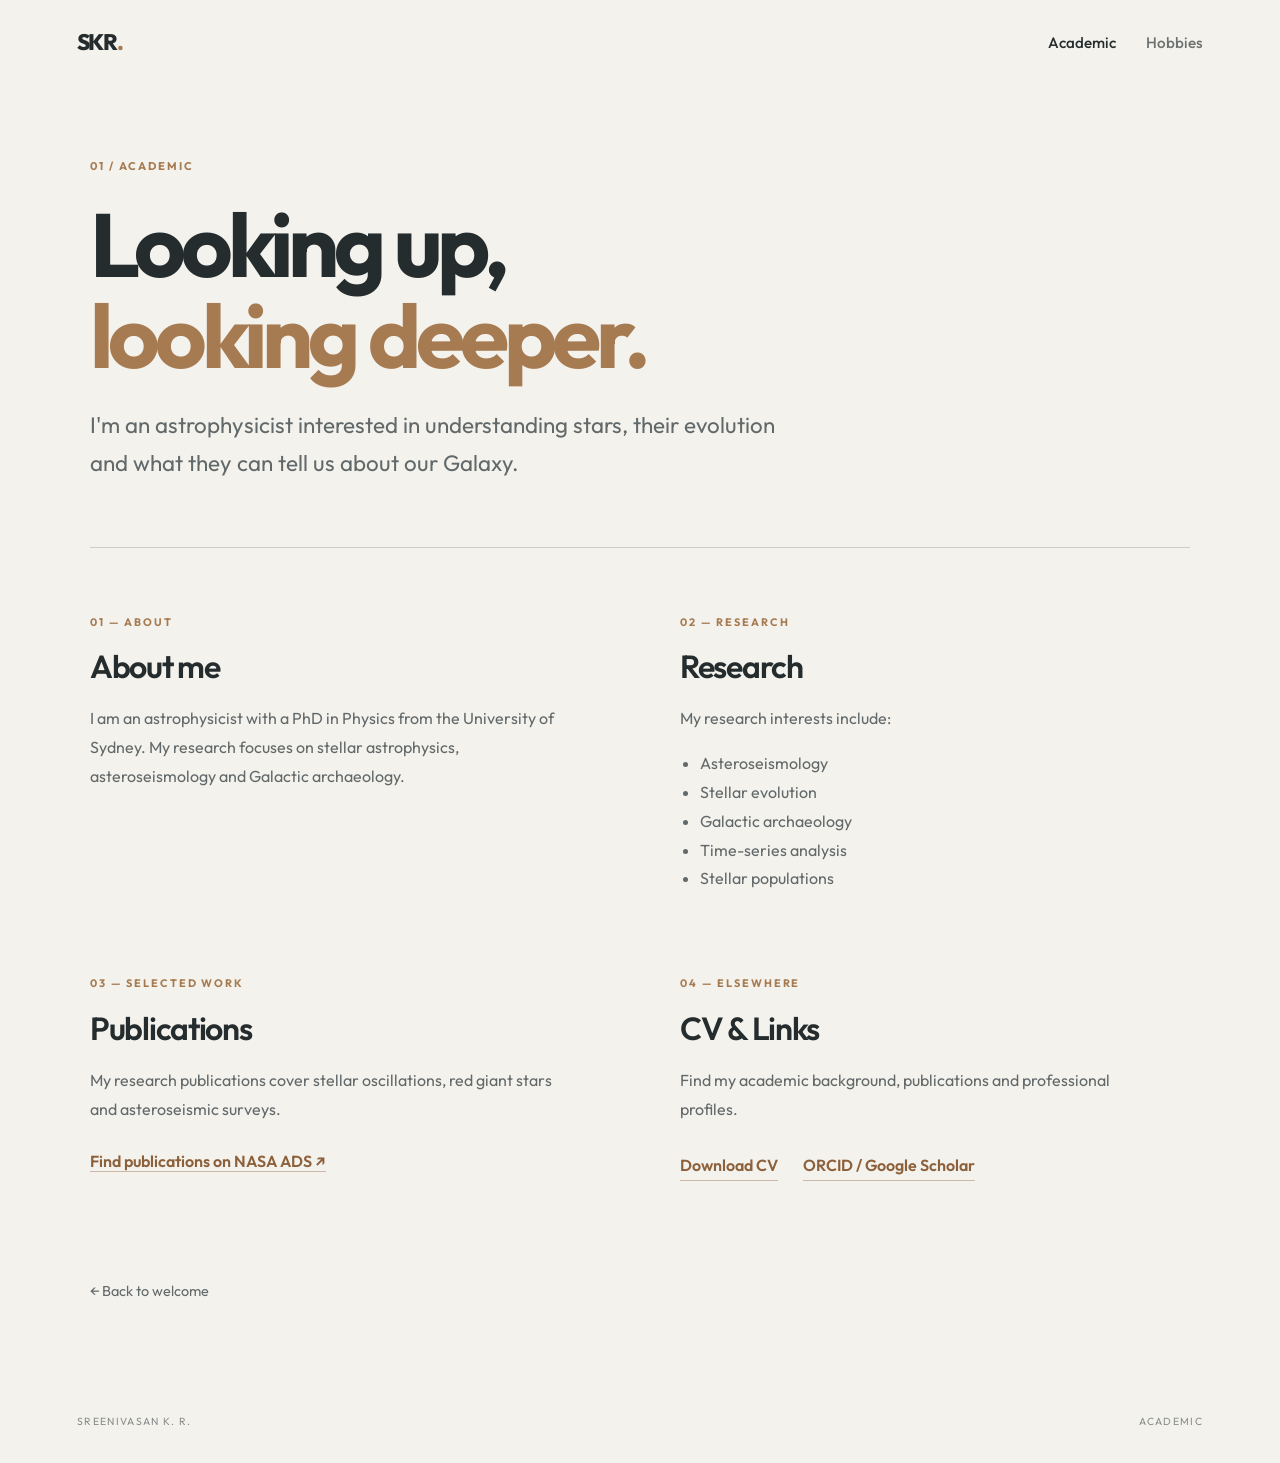
<file: academic.html>
<!DOCTYPE html>
<html lang="en">

<head>
    <meta charset="UTF-8">
    <meta name="viewport" content="width=device-width, initial-scale=1.0">

    <title>Academic — Sreenivasan K. R.</title>

    <link rel="preconnect" href="https://fonts.googleapis.com">
    <link rel="preconnect" href="https://fonts.gstatic.com" crossorigin>

    <link href="https://fonts.googleapis.com/css2?family=Outfit:wght@400;500;600;700;800&display=swap" rel="stylesheet">

    <link rel="stylesheet" href="style.css">

</head>

<body class="inner-page academic-page">

    <!-- Navigation -->

    <nav class="site-nav">

        <a class="wordmark" href="index.html">SKR<span>.</span></a>

        <div>
            <a href="academic.html" aria-current="page">Academic</a>
            <a href="hobbies.html">Hobbies</a>
        </div>

    </nav>


    <main class="inner-main">

        <p class="eyebrow">01 / Academic</p>

        <h1>
            Looking up,<br>
            <em>looking deeper.</em>
        </h1>

        <p class="lead">
            I'm an astrophysicist interested in understanding
            stars, their evolution and what they can tell us
            about our Galaxy.
        </p>


        <div class="rule"></div>


        <!-- About -->

        <section class="content-grid">

            <article>

                <p class="eyebrow">01 — About</p>

                <h2>About me</h2>

                <p>
                    I am an astrophysicist with a PhD in Physics
                    from the University of Sydney.

                    My research focuses on stellar astrophysics,
                    asteroseismology and Galactic archaeology.
                </p>

            </article>


            <!-- Research -->

            <article>

                <p class="eyebrow">02 — Research</p>

                <h2>Research</h2>

                <p>
                    My research interests include:
                </p>

                <ul>
                    <li>Asteroseismology</li>
                    <li>Stellar evolution</li>
                    <li>Galactic archaeology</li>
                    <li>Time-series analysis</li>
                    <li>Stellar populations</li>
                </ul>

            </article>


            <!-- Publications -->

            <article>

                <p class="eyebrow">03 — Selected work</p>

                <h2>Publications</h2>

                <p>
                    My research publications cover stellar
                    oscillations, red giant stars and
                    asteroseismic surveys.
                </p>

                <a class="text-link"
                   href="https://ui.adsabs.harvard.edu/"
                   target="_blank">
                    Find publications on NASA ADS ↗
                </a>

            </article>


            <!-- CV -->

            <article>

                <p class="eyebrow">04 — Elsewhere</p>

                <h2>CV & Links</h2>

                <p>
                    Find my academic background,
                    publications and professional profiles.
                </p>

                <p class="link-row">

                    <a class="text-link" href="#">
                        Download CV
                    </a>

                    <a class="text-link" href="#">
                        ORCID / Google Scholar
                    </a>

                </p>

            </article>

        </section>


        <a class="back-link" href="index.html">
            ← Back to welcome
        </a>

    </main>


    <footer class="inner-footer">

        SREENIVASAN K. R.

        <span>ACADEMIC</span>

    </footer>

</body>
</html>
</file>
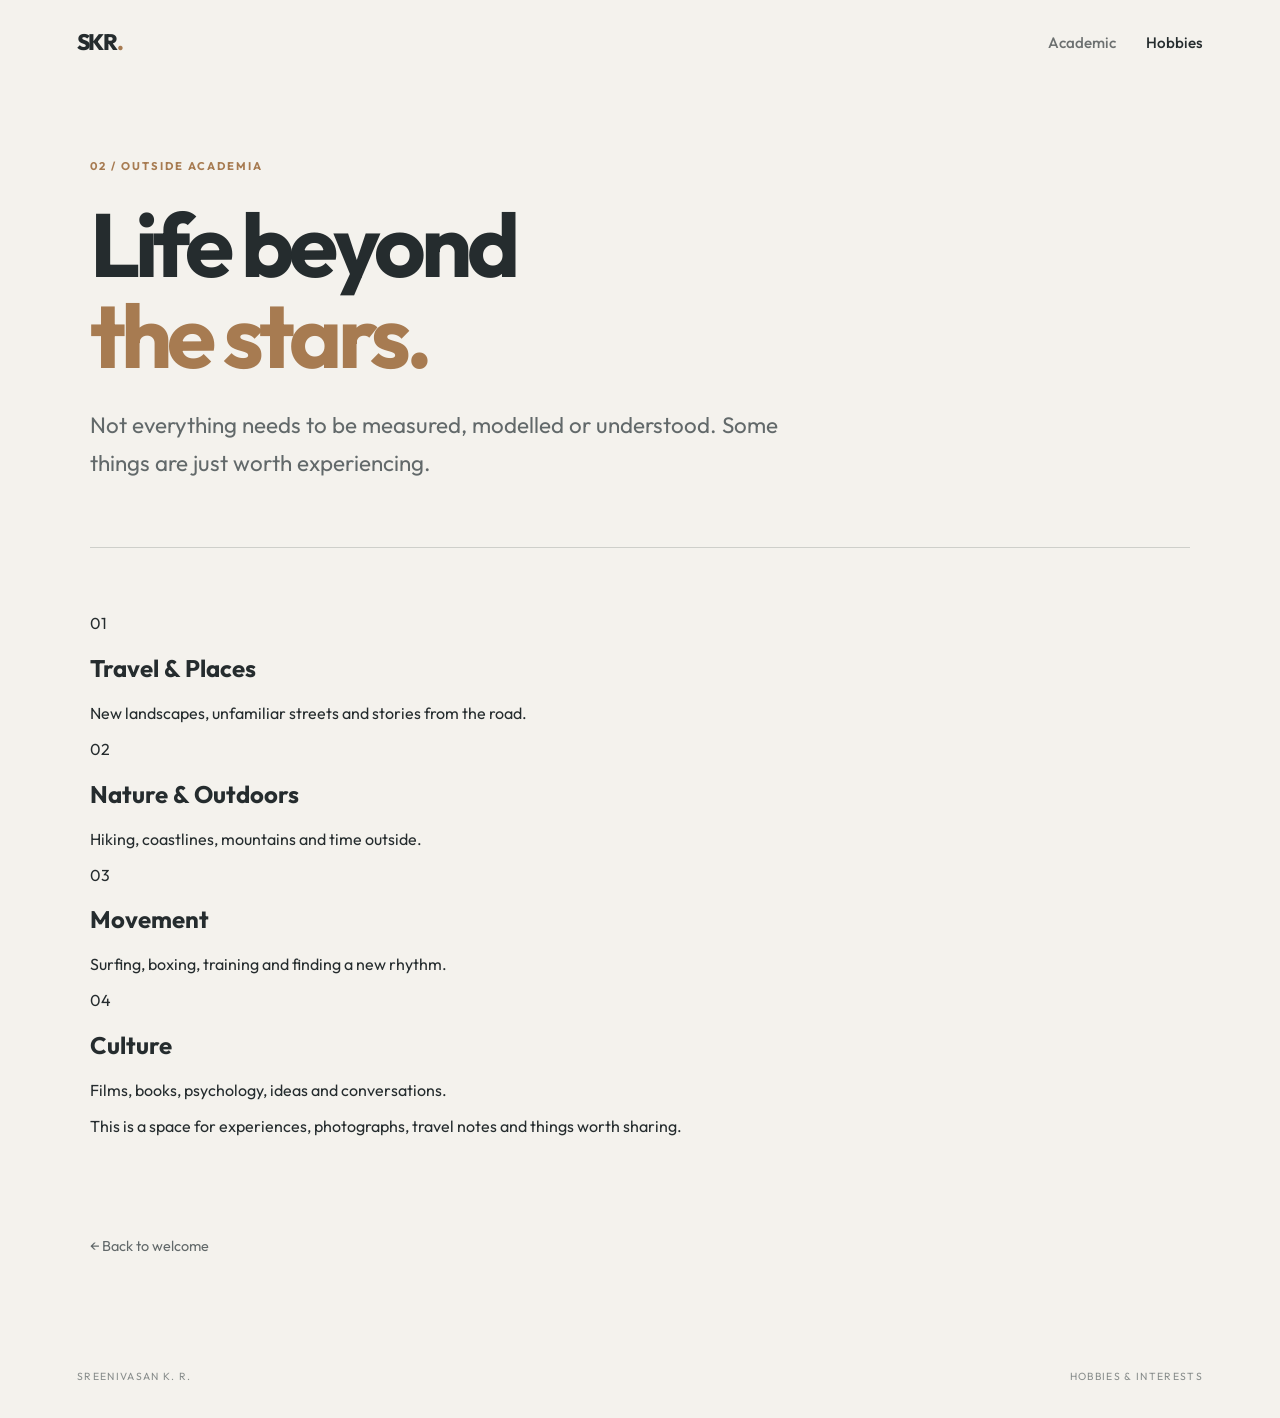
<file: hobbies.html>
<!DOCTYPE html>
<html lang="en">

<head>

    <meta charset="UTF-8">
    <meta name="viewport" content="width=device-width, initial-scale=1.0">

    <title>Hobbies — Sreenivasan K. R.</title>

    <link rel="preconnect" href="https://fonts.googleapis.com">
    <link rel="preconnect" href="https://fonts.gstatic.com" crossorigin>

    <link href="https://fonts.googleapis.com/css2?family=Outfit:wght@400;500;600;700;800&display=swap" rel="stylesheet">

    <link rel="stylesheet" href="style.css">

</head>


<body class="inner-page hobbies-page">


    <!-- Navigation -->

    <nav class="site-nav">

        <a class="wordmark" href="index.html">
            SKR<span>.</span>
        </a>

        <div>

            <a href="academic.html">Academic</a>

            <a href="hobbies.html" aria-current="page">
                Hobbies
            </a>

        </div>

    </nav>



    <main class="inner-main">


        <p class="eyebrow">02 / Outside academia</p>


        <h1>
            Life beyond<br>
            <em>the stars.</em>
        </h1>


        <p class="lead">

            Not everything needs to be measured,
            modelled or understood.

            Some things are just worth experiencing.

        </p>



        <div class="rule"></div>



        <!-- Hobbies -->

        <section class="hobby-grid">


            <!-- Travel -->

            <article class="hobby-card travel">

                <span>01</span>

                <h2>Travel & Places</h2>

                <p>
                    New landscapes, unfamiliar streets
                    and stories from the road.
                </p>

            </article>



            <!-- Nature -->

            <article class="hobby-card outdoors">

                <span>02</span>

                <h2>Nature & Outdoors</h2>

                <p>
                    Hiking, coastlines, mountains
                    and time outside.
                </p>

            </article>



            <!-- Sports -->

            <article class="hobby-card movement">

                <span>03</span>

                <h2>Movement</h2>

                <p>
                    Surfing, boxing, training
                    and finding a new rhythm.
                </p>

            </article>



            <!-- Culture -->

            <article class="hobby-card culture">

                <span>04</span>

                <h2>Culture</h2>

                <p>
                    Films, books, psychology,
                    ideas and conversations.
                </p>

            </article>


        </section>



        <p class="small-note">

            This is a space for experiences,
            photographs, travel notes and
            things worth sharing.

        </p>



        <a class="back-link" href="index.html">

            ← Back to welcome

        </a>


    </main>



    <footer class="inner-footer">

        SREENIVASAN K. R.

        <span>HOBBIES & INTERESTS</span>

    </footer>


</body>
</html>
</file>
<file: style.css>
```css
/* =================================
   GENERAL SETTINGS
================================= */

* {
    box-sizing: border-box;
}

:root {
    --ink: #f5f3ee;
    --muted: rgba(245,243,238,.68);

    --serif: "Outfit", sans-serif;
    --sans: "Outfit", sans-serif;
}
html {
    min-height: 100%;
}

body {
    margin: 0;
    font-family: var(--sans);
}

a {
    color: inherit;
}


/* =================================
   WELCOME PAGE
================================= */

.landing {
    min-height: 100vh;
    color: var(--ink);

    background-image:
        linear-gradient(
            rgba(0, 0, 0, 0.30),
            rgba(0, 0, 0, 0.30)
        ),
        url("./webb.jpg");

    background-size: cover;
    background-position: center;
    background-repeat: no-repeat;
    background-attachment: fixed;
}

.welcome {
    max-width: 1500px;
    min-height: 100vh;
    margin: auto;
    padding: clamp(28px,5vw,72px);

    display: flex;
    flex-direction: column;
}


/* Welcome heading */

.welcome-heading {
    text-align: center;
    padding: 10px 0 34px;
}

.eyebrow {
    margin: 0 0 14px;

    font-size: .7rem;
    font-weight: 700;
    letter-spacing: .18em;
    text-transform: uppercase;
}

.welcome-heading .eyebrow {
    color: #c4a77d;
}

.welcome-heading h1 {
    margin: 0;

    font: 600 clamp(2.7rem,6vw,5.2rem)/1.05 var(--serif);

    letter-spacing: -.04em;
}

.welcome-heading h1 span {
    color: #c99f69;
}

.intro {
    margin: 16px 0 0;

    color: var(--muted);

    font-size: clamp(.95rem,1.5vw,1.1rem);
}


/* =================================
   ACADEMIC AND HOBBIES PANELS
================================= */

.choices {
    flex: 1;

    display: grid;
    grid-template-columns: 1fr 1fr;

    min-height: 470px;

    gap: 14px;
}

.choice {
    position: relative;
    isolation: isolate;
    overflow: hidden;

    display: flex;
    flex-direction: column;
    justify-content: space-between;

    min-height: 440px;

    padding: clamp(25px,4vw,54px);

    text-decoration: none;

    border: 1px solid rgba(255,255,255,.14);

    transition: transform .35s ease,
                border-color .35s ease;
}

.choice:hover {
    transform: translateY(-5px);

    border-color: rgba(255,255,255,.5);
}


/* =================================
   ACADEMIC BACKGROUND
================================= */

.academic-choice {

    background-image:
        linear-gradient(
            rgba(0, 0, 0, 0.25),
            rgba(0, 0, 0, 0.45)
        ),
        url("./milkyway.jpeg");

    background-size: cover;
    background-position: center;
    background-repeat: no-repeat;

}


/* Academic heading */

.academic-title {

    position: absolute;

    top: 35px;
    left: 40px;

    margin: 0;

    font-family: var(--serif);
    font-size: 2.5rem;
    font-weight: 500;

    color: white;

    z-index: 2;

}


/* Remove decorative orbits */

.academic-choice .orbit {
    display: none;
}


/* =================================
   HOBBIES BACKGROUND
================================= */

.hobbies-choice {
    background-image:
        linear-gradient(rgba(0, 0, 0, 0.15), rgba(0, 0, 0, 0.15)),
        url("./3capes.jpeg");

    background-size: cover, 250%auto;
    background-position: center, center;
    background-repeat: no-repeat, no-repeat;
    background-color: #142b3b;
}

/* Hobbies heading */

.hobbies-title {

    position: absolute;

    top: 35px;
    left: 40px;

    margin: 0;

    font-family: var(--serif);
    font-size: 2.5rem;
    font-weight: 500;

    color: white;

    z-index: 2;

}


/* =================================
   FOOTER
================================= */

.landing-footer {

    display: flex;
    justify-content: space-between;

    gap: 20px;

    padding-top: 25px;

    color: rgba(255,255,255,.42);

    font-size: .62rem;
    letter-spacing: .15em;

}


/* =================================
   INNER PAGES
================================= */

.inner-page {
    min-height: 100vh;
    color: #252c2e;
    background: #f4f2ed;
}

/* Navigation */

.site-nav {
    max-width: 1300px;
    margin: auto;
    padding: 28px 6vw;

    display: flex;
    justify-content: space-between;
    align-items: center;

    font-size: .95rem;
    font-weight: 500;
}

.wordmark {
    font-size: 1.4rem;
    font-weight: 800;
    text-decoration: none;
    letter-spacing: -.06em;
}

.wordmark span {
    color: #a77b51;
}

.site-nav div {
    display: flex;
    gap: 30px;
}

.site-nav div a {
    text-decoration: none;
    opacity: .65;
}

.site-nav div a:hover,
.site-nav div a[aria-current="page"] {
    opacity: 1;
}

/* Main content */

.inner-main {
    max-width: 1100px;
    margin: auto;
    padding: 75px 6vw 90px;
}

.inner-main > .eyebrow {
    color: #a77b51;
}

.inner-main > h1 {
    margin: 25px 0;

    font-size: clamp(3rem, 7vw, 6rem);
    line-height: 1.02;
    font-weight: 700;
    letter-spacing: -.055em;
}

.inner-main > h1 em {
    font-style: normal;
    color: #a77b51;
}

.lead {
    max-width: 700px;

    font-size: clamp(1.1rem, 2vw, 1.4rem);
    line-height: 1.7;
    color: #62696a;
}

.rule {
    height: 1px;
    background: rgba(37,44,46,.18);
    margin: 65px 0;
}

/* Content sections */

.content-grid {
    display: grid;
    grid-template-columns: 1fr 1fr;
    gap: 65px 80px;
}

.content-grid article {
    max-width: 470px;
}

.content-grid .eyebrow {
    color: #a77b51;
    font-size: .68rem;
}

.content-grid h2 {
    margin: 12px 0 18px;

    font-size: 2rem;
    font-weight: 600;
    letter-spacing: -.04em;
}

.content-grid p,
.content-grid li {
    font-size: 1rem;
    line-height: 1.8;
    color: #62696a;
}

.content-grid ul {
    padding-left: 20px;
}

/* Links */

.text-link {
    display: inline-block;
    margin-top: 12px;

    color: #8c603b;
    font-weight: 600;
    text-decoration: none;

    border-bottom: 1px solid rgba(140,96,59,.4);
}

.text-link:hover {
    color: #252c2e;
    border-color: #252c2e;
}

.link-row {
    display: flex;
    flex-wrap: wrap;
    gap: 25px;
}

/* Back link */

.back-link {
    display: inline-block;
    margin-top: 85px;

    color: #62696a;
    text-decoration: none;
    font-size: .9rem;
}

.back-link:hover {
    color: #252c2e;
}

/* Footer */

.inner-footer {
    max-width: 1300px;
    margin: auto;
    padding: 25px 6vw 35px;

    display: flex;
    justify-content: space-between;

    color: #888d8c;
    font-size: .65rem;
    letter-spacing: .13em;
}

/* Mobile layout */

@media (max-width: 700px) {

    .inner-main {
        padding-top: 50px;
    }

    .content-grid {
        grid-template-columns: 1fr;
        gap: 45px;
    }

    .site-nav {
        padding: 22px 6vw;
    }

    .site-nav div {
        gap: 18px;
    }

    .inner-footer {
        font-size: .55rem;
    }
}
</file>
